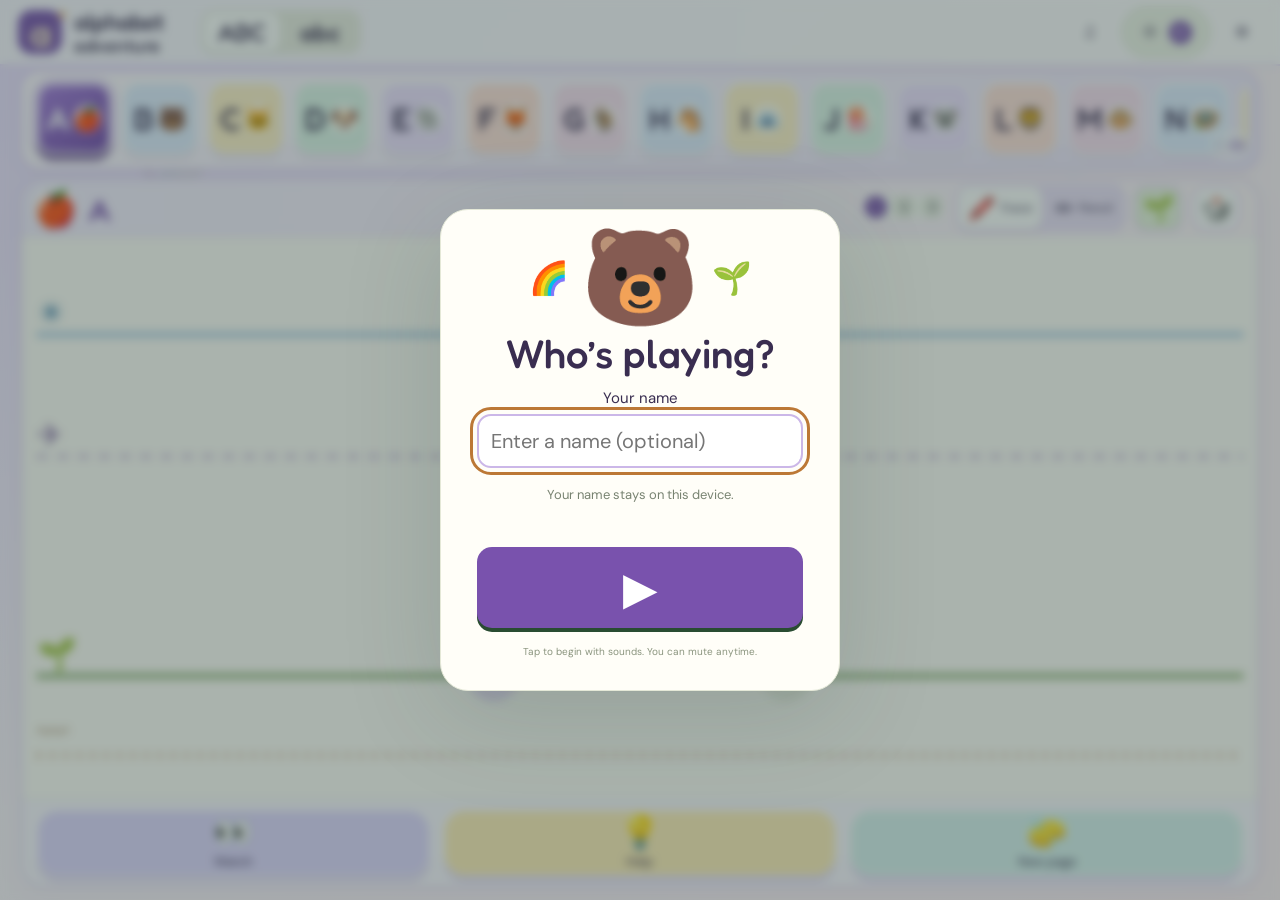
<file: index.html>
<!doctype html>
<html lang="en"><head><meta charset="utf-8"><meta name="viewport" content="width=device-width, initial-scale=1, viewport-fit=cover"><meta name="theme-color" content="#eef5eb"><meta name="description" content="A playful, gentle alphabet tracing adventure. Follow the dots, collect animal stickers, and learn one little stroke at a time."><title>Alphabet Adventure · Little strokes, big discoveries</title><link rel="stylesheet" href="style.css?v=32"></head>
<body>
<div id="scene-backdrop" aria-hidden="true"></div><div id="screen-effects" aria-hidden="true"></div>
<header class="topbar"><div class="brand" aria-label="Alphabet Adventure"><span class="brand-icon">a<span>✦</span></span><span>alphabet<span class="brand-second">adventure</span></span></div><div class="case-switch" role="group" aria-label="Letter case"><button id="upper" class="selected" aria-pressed="true">ABC <span>Big letters</span></button><button id="lower" aria-pressed="false">abc <span>Little letters</span></button></div><nav><button id="sound" class="icon-button" aria-label="Mute sounds" aria-pressed="false">♫ <span>Sound on</span></button><button id="stickers" class="collection-button">✧ <span>My stickers</span> <b id="sticker-count">0</b></button><button id="parent" class="icon-button" aria-label="Grown-up settings">⚙</button></nav></header>
<main>
<section class="intro"><div><div class="eyebrow"><span></span> A LITTLE PRACTICE. A LOT OF MAGIC.</div><h1>Little strokes.<br><span>Big discoveries.</span></h1><p>Follow the trail. Make a letter. Meet a new friend.</p></div><div class="intro-art" aria-hidden="true"><span class="sun">☀</span><div class="bear">🐻</div><span class="speech-bubble">Let’s grow together!</span><span class="flower">✿</span><span class="twinkle">✧</span></div></section>
<section class="scene-ribbon" aria-label="Interactive letter background"><div><span class="eyebrow">EXPLORE YOUR LETTER WORLD</span><h2 id="scene-title">Apple orchard</h2><span class="scene-invite">Tap a little friend for a surprise!</span></div><div id="scene-toys"></div><button id="animal-sound" class="secondary">♫ Play scene sound</button></section>
<div class="mini-adventure"><div><strong>Small steps, big smiles 🌟</strong><span id="adventure-status" aria-live="polite">Try three easy letters, one at a time.</span></div><div id="adventure-progress" aria-label="Adventure progress"></div><button id="suggested" class="secondary">✦ Pick a letter for me</button><button id="adventure-start" class="secondary">▶ Let’s try L, T, I</button></div>
<section class="workspace" aria-label="Letter tracing activity">
<aside class="letter-panel"><div class="section-title"><h2>Your alphabet</h2><span>26 little adventures</span></div><div id="alphabet" class="alphabet" aria-label="Choose a letter"></div><div class="swipe-cue" aria-hidden="true">☝ ↔</div><div class="letter-pager" hidden><button id="letters-prev" aria-label="Previous letters">◀</button><span id="letters-page" aria-label="Letter pages"></span><button id="letters-next" aria-label="More letters">▶</button></div><div class="journey"><span>YOUR GROWING GARDEN</span><div class="journey-row"><b id="mastered">0 of 26 letters</b><span>🌱</span></div><progress id="garden" max="26" value="0"></progress><p>A little more wonderful every day.</p></div></aside>
<div class="tracing-card"><div class="card-header"><div class="letter-word"><span id="word-emoji" role="button" tabindex="0" aria-label="Hear this letter">🍎</span><div><span class="eyebrow">LET’S MAKE A LETTER</span><h2><span id="letter-title">A</span> <span id="word-title">is for apple</span></h2></div></div><div id="picture-examples" role="group" aria-label="More examples for this letter"></div><div class="practice-tools" role="group" aria-label="Practice tool"><button id="trace-mode" aria-pressed="true" aria-label="Trace: follow the broad guide">🖍️ <span>Trace</span></button><button id="pencil-mode" aria-pressed="false" aria-label="Pencil: draw your own fine line">✏️ <span>Pencil</span></button></div><div class="play-tools"><button id="target-practice" aria-label="Practice: crayon then pencil" title="Practice: crayon then pencil">🌱</button><button id="random-letter" class="secondary" aria-label="Choose a random letter" aria-pressed="false">🎲</button></div><button id="hear" class="round-button" aria-label="Hear this letter">♫</button></div><div class="guide-controls"><div role="group" aria-label="Writing guide"><button id="guide-trail" aria-pressed="true">〰 Wide trail</button><button id="guide-dots" aria-pressed="false">⁙ Try dots</button></div><span id="guide-label">Follow the wide trail, one stroke at a time.</span></div><button id="line-coach" class="line-coach" hidden aria-label="Hear writing-line guidance"></button><div class="instruction-row"><span id="instruction">Start at the glowing dot</span><div id="steps" aria-label="Stroke progress"></div></div>
<div id="practice-banner" class="practice-banner" hidden><span id="practice-status"></span><button id="exit-practice" class="text-button">Finish practice</button></div><div class="drawing-area" id="drawing-area"><svg id="board" viewBox="0 0 600 460" role="img" aria-label="Trace uppercase A. Start at the numbered dot and follow the arrows."><defs><filter id="glow"><feGaussianBlur stdDeviation="4"/></filter></defs><g id="writing-guides" aria-label="Sky line, plane line, grass baseline and worm line"></g><g id="watch-guide" pointer-events="none" aria-hidden="true"></g><g id="letter-paths"></g><g id="pencil-repair" pointer-events="none" aria-hidden="true"></g><g id="pencil-directions" pointer-events="none" aria-hidden="true"></g><g id="pencil-cue" pointer-events="none"></g><g id="direction"></g><g id="start-marker"></g><circle id="touch-feedback" r="10" fill="#f8bb72" fill-opacity=".5" stroke="#d68127" stroke-width="2" visibility="hidden" pointer-events="none"/><circle id="demo-dot" r="15" fill="#f4a652" stroke="white" stroke-width="5" visibility="hidden"/></svg><div id="coach-bubble" hidden role="status"><span id="coach-face" aria-hidden="true">🐻</span><span id="coach-message"></span></div><div id="watch-caption" class="watch-caption" hidden aria-live="polite"></div><div id="hint" class="hint" aria-live="polite">☝ Touch the dot and follow the trail</div><div id="retry-notice" class="retry-notice" hidden aria-live="polite">🌱 A fresh page. Let’s try together.</div><div id="celebrate" class="celebrate" hidden><div class="reward-sky" aria-hidden="true">☁️ 🌈 ☁️</div><div id="reward-letter" class="reward-letter" aria-hidden="true"></div><div class="reward-pop-stars" aria-label="Celebration stars"><button class="pop-star" aria-label="Pop a celebration star">⭐</button><button class="pop-star" aria-label="Pop a celebration star">⭐</button><button class="pop-star" aria-label="Pop a celebration star">⭐</button></div><button class="celebration-badge" id="reward-animal" aria-label="Tap the picture to continue">🦊</button><section id="picture-game" hidden aria-label="Find the picture"><div id="picture-game-prompt" role="status"></div><button id="picture-game-hear" class="secondary" aria-label="Hear the picture question">🔊</button><div id="picture-game-choices" role="group" aria-label="Choose a picture"></div><button id="picture-game-next" class="secondary" aria-label="Continue to the next letter">➜</button></section><h3 id="reward-title">You made A!</h3><p id="reward-text">A new friend for your sticker book.</p><button id="next" hidden aria-hidden="true" tabindex="-1"></button><span class="picture-prompt" aria-hidden="true">☝ ➜</span><button id="practice-dots" class="secondary" hidden>⁙ Try this letter with dots</button><button id="break-button" class="text-button" hidden>🌱 Take a little break</button><button id="again" class="text-button">↻ Trace it again</button></div><div id="particles" aria-hidden="true"></div></div>
<div id="pencil-coach" class="pencil-coach" hidden role="status" aria-live="polite"></div><div id="pencil-repair-key" class="pencil-repair-key" hidden role="status"></div><div class="pencil-repair-tools"><button id="undo-pencil" class="secondary" hidden>↶ Undo last</button><button id="stop-pencil-watch" class="secondary" hidden>My turn</button><button id="hide-pencil-guide" class="secondary" hidden>Hide model</button></div><div class="card-footer"><button id="demo" class="secondary" aria-label="Watch the whole letter"><span class="action-icon" aria-hidden="true">👀</span><span>Watch</span></button><button id="help" class="secondary" aria-label="Help: show the part to try"><span class="action-icon" aria-hidden="true">💡</span><span>Help</span></button><span id="stroke-label">One little stroke at a time</span><button id="check-pencil" class="secondary" hidden aria-label="Check my drawing"><span class="action-icon" aria-hidden="true">✅</span><span>Check</span></button><button id="retry" class="secondary" aria-label="Clear the paper and try again"><span class="action-icon" aria-hidden="true">🧽</span><span>New page</span></button></div></div>
<aside class="friend-panel"><span class="eyebrow">YOUR LITTLE CHEERLEADER</span><div class="friend-illustration"><span class="friend-spark spark-one">✦</span><span id="friend">🦊</span><span class="friend-spark spark-two">✧</span><span class="friend-shadow"></span></div><h2 id="friend-heading">Hi, little explorer!</h2><p id="friend-saying">Every letter starts with one little line. You’ve got this!</p><div class="tip-card"><span>☝</span><p><b>Follow the glowing dot</b><br>Use your finger or a mouse.<br>Take your time. There’s no rush.</p></div><div class="reward-preview"><span>✧</span><p>A new sticker is waiting<br>at the end of your letter!</p></div></aside>
</section><footer class="page-footer"><span>Made for little hands & big imaginations <span>♡</span></span><span>No timers. No pressure. Just discovery.</span></footer></main>
<dialog id="welcome"><div class="welcome-art" aria-hidden="true">🌈<span>🐻</span>🌱</div><div class="eyebrow">WELCOME, LITTLE EXPLORER</div><h2>Who’s playing?</h2><label for="player-name">Your name</label><input id="player-name" type="text" maxlength="32" autocomplete="off" autocapitalize="words" spellcheck="false" placeholder="Enter a name (optional)"><p>Your name stays on this device.</p><button id="start" class="primary" aria-label="Start playing">▶</button><small>Tap to begin with sounds. You can mute anytime.</small></dialog>
<dialog id="sticker-dialog"><button class="close" data-close="sticker-dialog" aria-label="Close sticker book">×</button><div class="eyebrow">LOOK WHAT YOU GREW</div><h2>Your sticker garden ✿</h2><p>Every completed letter brings a new friend.</p><div id="sticker-grid"></div><p class="storage-note">Saved on this browser, on this device.</p></dialog>
<dialog id="settings-dialog"><button class="close" data-close="settings-dialog" aria-label="Close settings">×</button><div class="eyebrow">FOR GROWN-UPS</div><h2>A little progress, every day</h2>
<div class="chart-filters"><label>Practice <select id="chart-mode"><option value="trail">Trace · broad guide</option><option value="dots">Dots · older practice</option><option value="pencil">Pencil</option></select></label><label>Support <select id="chart-level"><option value="gentle">More wiggle room</option><option value="focused">Closer tracing</option></select></label></div>
<button id="review-practice" class="secondary">🌱 Practice: crayon → pencil</button><p id="chart-context"></p><div id="progress-dashboard"></div><section id="pencil-parent-plan" class="chart-panel" hidden></section><label class="setting-row">Personalized dice practice <input id="adaptive-practice" type="checkbox"></label>
<details><summary>How these observations work</summary><p id="observation-note"></p><p>Pencil records actual movement anywhere on the paper. Its shape score allows different sizes and positions. Screen tracing is not an assessment of independent handwriting. Speed is never a goal.</p><div id="observation-rows"></div><p id="practice-summary"></p><div id="practice-list"></div></details>
<details class="parent-controls"><summary>Practice settings</summary><label class="setting-row">Automatic Pencil demonstrations <input id="auto-pencil-choice" type="checkbox" checked></label><p>After tapping Check, show a helpful part automatically, or the whole letter when unsure. Each kind of help plays automatically just once per page; Watch remains available. Pauses never start demonstrations. My turn stops Watch. Blue dashes suggest a missing part; amber marks a region to compare. Undo last keeps the rest of the drawing. Hide model lets your child try from memory.</p><label class="setting-row">Numbered Pencil tips <input id="pencil-directions-choice" type="checkbox" checked></label><p>Numbers are optional suggestions, not checkpoints. Tips move to the next part when you draw a route. Help repeats the current short tip. Watch demonstrates each tip. The drawing itself determines completion.</p><label class="setting-row">Handwriting lines <input id="writing-lines" type="checkbox" checked></label><p>Sky: tall letters. Plane: small-letter height. Grass: where letters sit. Worm: where tails go. Tap a line name to hear about it.</p><label class="setting-row">Practice appearance <select id="practice-appearance"><option value="trail">Trace · broad guide</option><option value="pencil">Pencil · draw your own line</option></select></label><label class="setting-row">How much wiggle room? <select id="difficulty"><option value="gentle">More wiggle room</option><option value="focused">Closer tracing</option></select></label><label class="setting-row">Gentle background music <input id="music-choice" type="checkbox"></label><label class="setting-row">Celebration animations <input id="animations" type="checkbox" checked></label><h3>Voice: gentle English</h3><p id="voice-note"></p><button id="test-voice" class="secondary">♫ Hear voice</button><p>Watch shows and narrates the whole letter. Help gives a numbered Pencil tip or highlights the current Trace stroke. Pencil waits for three seconds of stillness and compares the drawing with all letters in the selected case, allowing different positions, sizes, and stroke orders. It rewards a clear match, allows unfinished work to continue, and waits for Check before demonstrating help for an unfinished or uncertain letter. The paper is never cleared by checking. Uncertain work is not marked correct. Pages are bounded to 16 drawn gestures or a long scribble; work is preserved for repair. This geometric recognizer uses synthetic print examples, not a trained or validated child-handwriting model. Some valid handwriting styles will not match. Raw drawings stay in memory; only summary observations are saved locally. Try letters on real paper together too.</p><button id="reset" class="secondary">Reset saved practice…</button></details>
<p class="storage-note">Saved only in this browser. No uploaded child data or third-party analytics.</p><p id="storage-status" class="storage-note"></p></dialog>
<dialog id="break-dialog"><div class="eyebrow">LITTLE HANDS DID BIG THINGS</div><h2>Lovely practice! 🌱</h2><p id="break-message"></p><button class="primary" data-close="break-dialog">Ready to play again</button></dialog><dialog id="practice-done"><h2>🌟 Lovely practice!</h2><p>Now try one letter on real paper with a grown-up.</p><button id="practice-done-close" class="primary">Keep exploring</button></dialog><script src="letters.js"></script><script src="scene.js?v=32"></script><script src="learning.js?v=32"></script><script src="accessibility.js?v=32"></script><script src="pencil-shape.js?v=32"></script><script src="play.js?v=32"></script><script src="progress.js?v=32"></script><script src="studio.js?v=32"></script><script src="narration.js?v=32"></script><script src="rewards.js?v=32"></script><script src="recognition-data.js?v=32"></script><script src="recognition.js?v=32"></script><script src="examples.js?v=32"></script><script src="pencil-directions.js?v=32"></script><script src="recognition-client.js?v=32"></script><script src="pencil-feedback.js?v=32"></script><script src="practice-plan.js?v=32"></script><script src="app.js?v=32"></script></body></html>
</file>
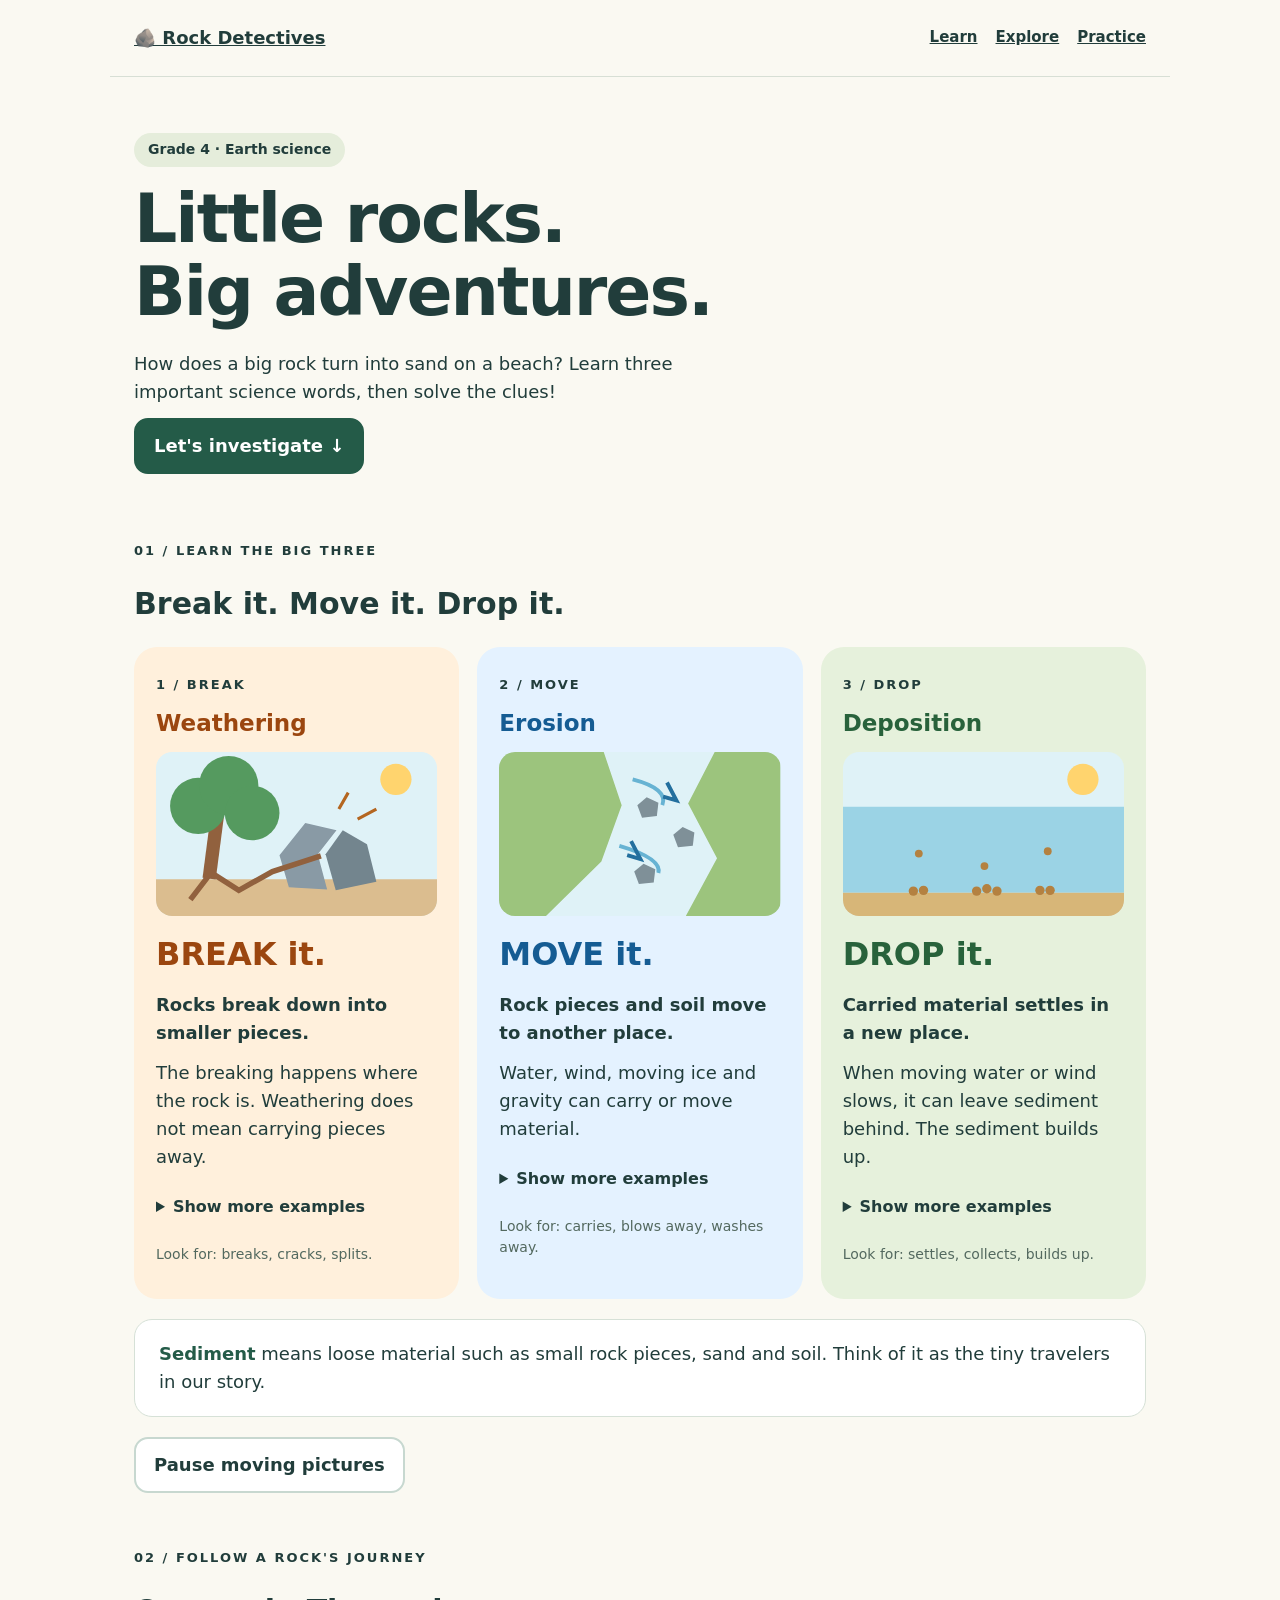
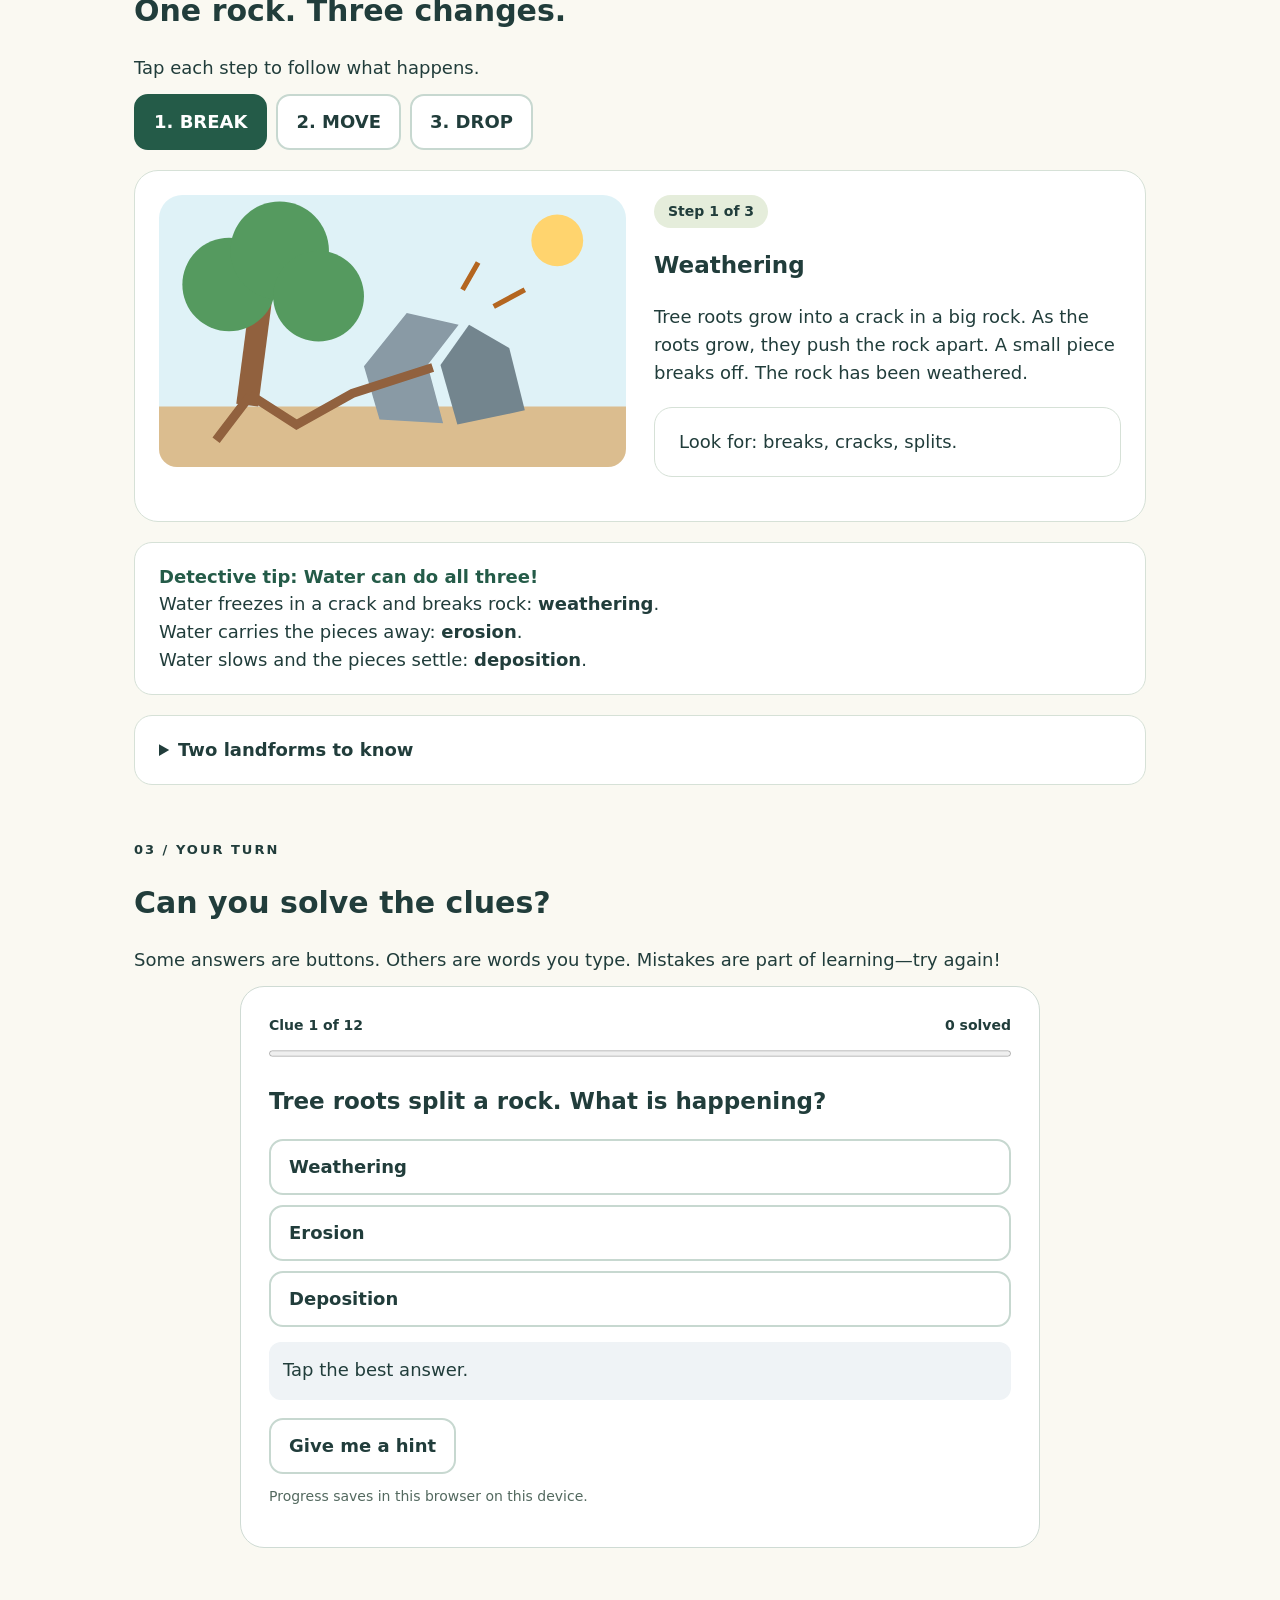
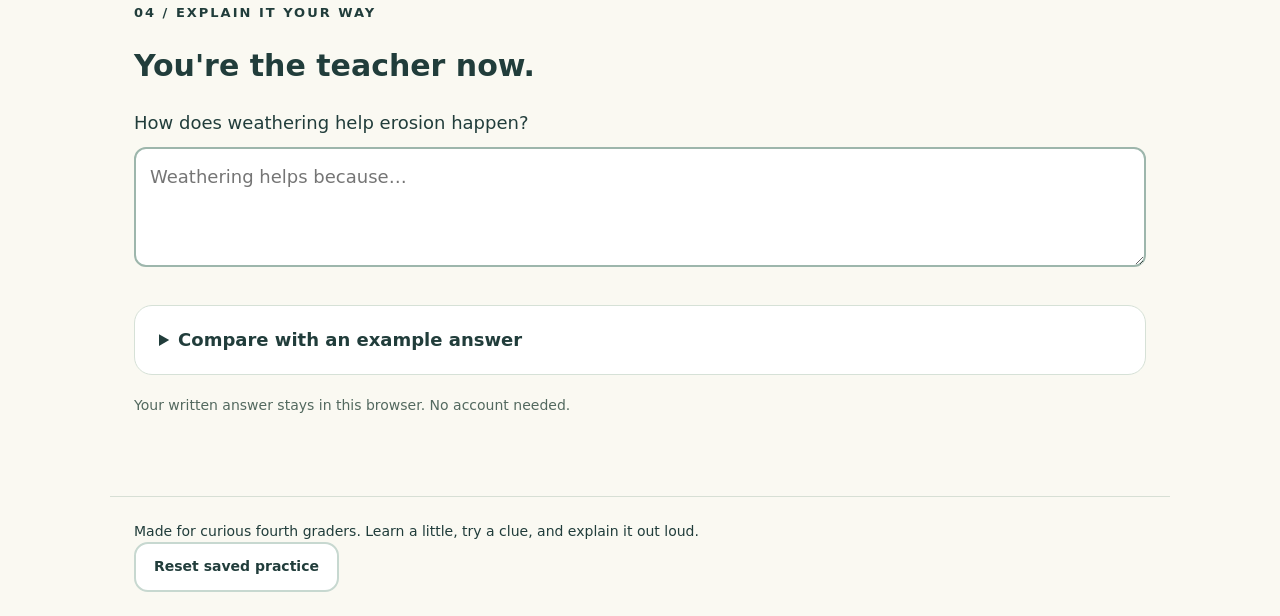
<file: science/index.html>
<!doctype html>
<html lang="en"><head><meta charset="utf-8"><meta name="viewport" content="width=device-width,initial-scale=1"><title>Rock Detectives • Grade 4 Science</title><meta name="description" content="A colorful, interactive fourth-grade guide to weathering, erosion and deposition."><style>
:root{--ink:#213d3b;--paper:#faf9f2;--w:#9b460f;--e:#155c93;--d:#28623b}*{box-sizing:border-box}body{margin:0;background:var(--paper);color:var(--ink);font:18px/1.55 system-ui,sans-serif}header,main,footer{max-width:1060px;margin:auto;padding:24px}header{display:flex;align-items:center;justify-content:space-between;gap:16px;border-bottom:1px solid #d7dfd5}a{color:inherit}nav{display:flex;gap:18px;font-size:15px;font-weight:700}.brand{font-weight:900}h1{font-size:clamp(38px,7vw,68px);line-height:1.08;letter-spacing:-2px;margin:15px 0 22px}h2{font-size:30px;line-height:1.2}h3{font-size:23px;line-height:1.25}p{margin:12px 0}.eyebrow{font-size:13px;font-weight:800;letter-spacing:2px;text-transform:uppercase}.hero{padding:32px 0 20px;max-width:760px}.hero p{max-width:630px}.pill{display:inline-block;border-radius:30px;background:#e5eddb;padding:6px 14px;font-size:14px;font-weight:700}button,.cta{font:inherit;font-weight:700;border:2px solid #c7d8d0;background:white;color:var(--ink);border-radius:14px;padding:12px 18px;cursor:pointer;min-height:48px;text-decoration:none;display:inline-block}button:hover,.cta:hover{border-color:#275c4b;background:#edf5ea}button:focus-visible,a:focus-visible,input:focus-visible,textarea:focus-visible,summary:focus-visible{outline:3px solid #844ddd;outline-offset:4px}.primary,.cta{background:#245b48;color:white;border-color:#245b48}.primary:hover,.cta:hover{background:#173f32;color:white}button:disabled{opacity:.6;cursor:default}.cards{display:grid;grid-template-columns:repeat(3,1fr);gap:18px}.card{border-radius:23px;padding:22px;background:#fff0dc}.card:nth-child(2){background:#e4f2ff}.card:nth-child(3){background:#e6f1dc}.card h3{margin:12px 0 0}.bigword{font-size:32px;font-weight:900;margin:0}.card svg{width:100%;height:auto;border-radius:16px;display:block;margin:14px 0}.card li{margin:9px 0}.card ul{padding-left:20px}.card summary{font-size:16px;font-weight:750;cursor:pointer;padding:12px 0}section{scroll-margin-top:20px;margin:35px 0 55px}.note{background:#fff;border:1px solid #d6e1d7;padding:20px 24px;border-radius:18px;margin:20px 0}.note strong{color:#245b48}.journey{display:grid;grid-template-columns:1fr 1fr;gap:28px;background:#fff;border:1px solid #d6e1d7;border-radius:24px;padding:24px}.journey svg{width:100%;border-radius:18px}.steps{display:flex;gap:9px;flex-wrap:wrap;margin-bottom:20px}.steps button[aria-pressed=true]{background:#245b48;color:white;border-color:#245b48}.quiz{max-width:800px;margin:auto;background:white;border:1px solid #cfdbd4;border-radius:24px;padding:28px}.choices{display:grid;gap:10px}.choices button{text-align:left}.choices button[aria-pressed=true]{border-color:#245b48;background:#e5f2df}.feedback{padding:14px;border-radius:12px;background:#eff3f6;margin-top:15px;min-height:58px}.feedback.good{background:#e7f4df;color:#24522e}.feedback.retry{background:#fff1d5;color:#784610}progress{width:100%;accent-color:#397652;height:13px}.quiz-top{display:flex;justify-content:space-between;gap:12px;font-size:14px;font-weight:700}input,textarea{font:inherit;width:100%;border:2px solid #9db6ac;border-radius:12px;padding:14px;background:#fff;color:var(--ink);margin:10px 0}textarea{min-height:120px;resize:vertical}.actions{display:flex;gap:10px;flex-wrap:wrap;margin-top:18px}.small{font-size:14px;color:#53695f}.wordbank{font-size:15px;background:#f0f4ea;border-radius:10px;padding:12px}.hidden,[hidden]{display:none!important}footer{font-size:14px;border-top:1px solid #d7dfd5}.move{animation:move 3s ease-in-out infinite}.fall{animation:fall 3s ease-in-out infinite}.crack{animation:crack 3s ease-in-out infinite}@keyframes move{0%,15%{transform:translate(-18px,-7px)}85%,100%{transform:translate(21px,8px)}}@keyframes fall{0%,15%{transform:translateY(-28px)}85%,100%{transform:translateY(20px)}}@keyframes crack{50%,100%{transform:translateX(6px)}}@media(prefers-reduced-motion:reduce){*{animation:none!important}}body.paused *{animation-play-state:paused!important}@media(max-width:750px){header,main,footer{padding:18px}header{flex-wrap:wrap}.cards,.journey{grid-template-columns:1fr}.card{padding:22px}.card svg{max-height:230px}.quiz{padding:20px}h1{letter-spacing:-1px}nav{gap:15px}}@media print{button,nav,.actions{display:none}.cards{display:block}.card{break-inside:avoid}.quiz{break-before:page}body{font-size:12pt}}
</style></head><body>
<header><a class="brand" href="#">🪨 Rock Detectives</a><nav aria-label="Main"><a href="#learn">Learn</a><a href="#journey">Explore</a><a href="#practice">Practice</a></nav></header>
<main><div class="hero"><span class="pill">Grade 4 · Earth science</span><h1>Little rocks.<br>Big adventures.</h1><p>How does a big rock turn into sand on a beach? Learn three important science words, then solve the clues!</p><p><a class="cta" href="#learn">Let's investigate ↓</a></p></div>
<section id="learn"><p class="eyebrow">01 / Learn the big three</p><h2>Break it. Move it. Drop it.</h2><div class="cards" id="cards"></div><div class="note"><strong>Sediment</strong> means loose material such as small rock pieces, sand and soil. Think of it as the tiny travelers in our story.</div><button id="motion" aria-pressed="false">Pause moving pictures</button></section>
<section id="journey"><p class="eyebrow">02 / Follow a rock's journey</p><h2>One rock. Three changes.</h2><p>Tap each step to follow what happens.</p><div class="steps" id="steps"></div><div class="journey"><div id="journey-art"></div><div><span class="pill" id="step-count"></span><h3 id="journey-title"></h3><p id="journey-text"></p><div class="note" id="journey-clue"></div></div></div><div class="note"><strong>Detective tip: Water can do all three!</strong><br>Water freezes in a crack and breaks rock: <b>weathering</b>.<br>Water carries the pieces away: <b>erosion</b>.<br>Water slows and the pieces settle: <b>deposition</b>.</div><details class="note"><summary><b>Two landforms to know</b></summary><p><b>Delta:</b> land built from sediment at a river's mouth, where it enters a lake or ocean.</p><p><b>Sand dune:</b> a pile of sand built up by wind. Wind <b>moving</b> sand is erosion. Sand <b>collecting</b> into a dune is deposition.</p></details></section>
<section id="practice"><p class="eyebrow">03 / Your turn</p><h2>Can you solve the clues?</h2><p>Some answers are buttons. Others are words you type. Mistakes are part of learning—try again!</p><div class="quiz"><div class="quiz-top"><span id="count"></span><span id="earned"></span></div><progress id="progress" max="12" value="0" aria-label="Questions completed"></progress><div id="question-area"><h3 id="question" tabindex="-1"></h3><div id="options" class="choices"></div><form id="typed-form" hidden><label for="typed">Type the science word</label><div class="wordbank">Word bank: weathering · erosion · deposition · sediment · delta</div><input id="typed" type="text" autocomplete="off" autocapitalize="none" spellcheck="false" maxlength="60"><button class="primary" type="submit">Check my answer</button></form><div id="feedback" class="feedback" role="status" aria-live="polite">Choose an answer to begin.</div><div class="actions"><button id="hint">Give me a hint</button><button id="next" class="primary" hidden>Next clue →</button></div></div><div id="result" hidden><h3>Investigation complete! 🎉</h3><p id="summary"></p><p>You followed the clues and learned from your tries. Keep saying: <b>weathering breaks, erosion moves, deposition drops!</b></p><button id="again" class="primary">Practice again</button></div><p class="small" id="save-note">Progress saves in this browser on this device.</p></div></section>
<section><p class="eyebrow">04 / Explain it your way</p><h2>You're the teacher now.</h2><label for="explain">How does weathering help erosion happen?</label><textarea id="explain" placeholder="Weathering helps because…" maxlength="1500"></textarea><details class="note"><summary><b>Compare with an example answer</b></summary><p>Weathering breaks a big rock into smaller pieces. Water, wind, ice or gravity can then move those pieces. That movement is erosion.</p><p><b>Check your idea:</b> Did you mention both breaking and moving? Your words can be different! This answer is for self-checking, not automatic grading.</p></details><p class="small">Your written answer stays in this browser. No account needed.</p></section>
</main><footer>Made for curious fourth graders. Learn a little, try a clue, and explain it out loud.<br><button id="reset">Reset saved practice</button></footer>
<script>
'use strict';
const $=id=>document.getElementById(id);
function picture(kind){const common='<rect width="360" height="210" rx="18" fill="#dff2f7"/><circle cx="307" cy="35" r="20" fill="#ffd46e"/>';let art='';
if(kind===0)art='<path d="M0 163H360V210H0Z" fill="#dbbd8f"/><path d="M68 162L80 70" stroke="#91613e" stroke-width="17"/><g fill="#559a5f"><circle cx="54" cy="69" r="36"/><circle cx="93" cy="43" r="38"/><circle cx="123" cy="78" r="35"/></g><path d="M170 173L158 132L191 91L231 100L207 131L219 176Z" fill="#899aa5"/><path class="crack" d="M239 100L270 118L282 166L230 177L217 131Z" fill="#73858e"/><path d="M70 154L106 177L149 153L211 133M70 155L44 189" fill="none" stroke="#91613e" stroke-width="7"/><path d="M234 73L246 52M258 86L282 73" stroke="#b46620" stroke-width="4"/>';
if(kind===1)art='<path d="M0 0H134L157 68L131 140L60 210H0ZM276 0H360V210H239L279 136L242 66Z" fill="#9cc47d"/><path d="M171 35Q217 47 209 68M154 120Q209 136 204 155" fill="none" stroke="#67b3d3" stroke-width="5"/><g class="move" fill="#7f9098"><path d="M177 68l12-10 15 7-2 17-19 2Z"/><path d="M173 153l12-10 15 7-2 17-19 2Z"/><path d="M223 106l12-10 15 7-2 17-19 2Z"/></g><path d="M215 39L227 62L210 57M169 114L181 137L164 132" fill="none" stroke="#236f9e" stroke-width="5"/>';
if(kind===2)art='<path d="M0 70H360V180H0Z" fill="#9bd3e5"/><path d="M0 180H360V210H0Z" fill="#d7b678"/><g fill="#b48140" class="fall"><circle cx="97" cy="130" r="5"/><circle cx="181" cy="146" r="5"/><circle cx="262" cy="127" r="5"/></g><g fill="#b48140"><circle cx="90" cy="178" r="6"/><circle cx="103" cy="177" r="6"/><circle cx="171" cy="178" r="6"/><circle cx="184" cy="175" r="6"/><circle cx="197" cy="178" r="6"/><circle cx="252" cy="177" r="6"/><circle cx="265" cy="177" r="6"/></g>';
return '<svg viewBox="0 0 360 210" role="img" aria-label="'+['Tree roots splitting a rock into pieces','River water carrying small rocks downstream','Sand sinking through water and collecting on the bottom'][kind]+'">'+common+art+'</svg>';}
const lessons=[{name:'Weathering',verb:'BREAK',color:'var(--w)',short:'Rocks break down into smaller pieces.',more:'The breaking happens where the rock is. Weathering does not mean carrying pieces away.',examples:['Tree roots grow into cracks and split rock.','Water freezes inside cracks. Ice expands and pushes the rock apart.'],clue:'Look for: breaks, cracks, splits.'},{name:'Erosion',verb:'MOVE',color:'var(--e)',short:'Rock pieces and soil move to another place.',more:'Water, wind, moving ice and gravity can carry or move material.',examples:['A river carries sand downstream.','Wind blows sand across a desert.','A glacier (a huge, slowly moving mass of ice) carries rocks.'],clue:'Look for: carries, blows away, washes away.'},{name:'Deposition',verb:'DROP',color:'var(--d)',short:'Carried material settles in a new place.',more:'When moving water or wind slows, it can leave sediment behind. The sediment builds up.',examples:['Sand collects on a beach.','Mud settles on the bottom of a lake.','Wind drops sand to build a dune.'],clue:'Look for: settles, collects, builds up.'}];
$('cards').innerHTML=lessons.map((l,i)=>'<article class="card"><span class="eyebrow">'+(i+1)+' / '+l.verb+'</span><h3 style="color:'+l.color+'">'+l.name+'</h3>'+picture(i)+'<p class="bigword" style="color:'+l.color+'">'+l.verb+' it.</p><p><b>'+l.short+'</b></p><p>'+l.more+'</p><details><summary>Show more examples</summary><ul>'+l.examples.map(e=>'<li>'+e+'</li>').join('')+'</ul></details><p class="small">'+l.clue+'</p></article>').join('');
const story=['Tree roots grow into a crack in a big rock. As the roots grow, they push the rock apart. A small piece breaks off. The rock has been weathered.','Rainwater washes the small piece into a river. The river carries it downstream. Now erosion is happening.','The river enters a calm lake and slows. The piece settles on the bottom with other sediment. This is deposition.'];
$('steps').innerHTML=lessons.map((l,i)=>'<button data-step="'+i+'" aria-pressed="false">'+(i+1)+'. '+l.verb+'</button>').join('');
function step(i){$('journey-art').innerHTML=picture(i);$('step-count').textContent='Step '+(i+1)+' of 3';$('journey-title').textContent=lessons[i].name;$('journey-text').textContent=story[i];$('journey-clue').textContent=lessons[i].clue;document.querySelectorAll('[data-step]').forEach(b=>b.setAttribute('aria-pressed',Number(b.dataset.step)===i));}document.querySelectorAll('[data-step]').forEach(b=>b.onclick=()=>step(Number(b.dataset.step)));step(0);
$('motion').onclick=()=>{const paused=document.body.classList.toggle('paused');$('motion').setAttribute('aria-pressed',paused);$('motion').textContent=paused?'Play moving pictures':'Pause moving pictures';};
const questions=[
['Tree roots split a rock. What is happening?','weathering','The rock is breaking into pieces.','Is the rock breaking, moving or settling?'],
['Wind carries sand across a desert. What is happening?','erosion','The sand is moving to a new place.','Look closely at the word carries.'],
['Mud settles at the bottom of a lake. What is happening?','deposition','The mud stops traveling and collects on the bottom.','Think: drop it.'],
['Water freezes in a crack and breaks a rock. What is happening?','weathering','The ice pushes the rock apart. Water can cause weathering too!','Focus on breaks, not just water.'],
['A glacier carries rocks down a valley. What is happening?','erosion','Moving ice carries the rocks to another place.','A glacier is a huge mass of ice that moves slowly.'],
['Sand builds up into a dune. What is happening?','deposition','Sand is collecting in a new place.','Is the sand being carried, or building up?'],
['Which order matches a rock breaking, traveling and settling?','Weathering → erosion → deposition','First it breaks, then it moves, then it settles.','Say break, move, drop.', ['Erosion → deposition → weathering','Weathering → erosion → deposition','Deposition → weathering → erosion']],
['Waves carry sand along a shore. What is happening?','erosion','The waves move the sand. Sand collecting on a beach would be deposition.','The clue is carry.'],
['Type the word for loose rock pieces, sand and soil.','sediment','Sediment is the loose material that can be moved.','It begins with s.', 'type'],
['Type the process that breaks rocks into smaller pieces.','weathering','Weathering breaks rocks down.','It begins with w.', 'type'],
['Type the process that leaves sediment in a new place.','deposition','Deposition happens when sediment settles or is left behind.','It begins with d and means drop.', 'type'],
['Type the landform built from sediment at a river mouth.','delta','A delta forms as deposited sediment builds up where a river enters a lake or ocean.','It is a five-letter word beginning with d.', 'type']];
const KEY='rock-detectives-v1';let state={index:0,done:[],first:[],misses:[],writing:''};let storage=true;
try{let s=JSON.parse(localStorage.getItem(KEY));if(s&&Number.isInteger(s.index)&&s.index>=0&&s.index<=12&&['done','first','misses'].every(k=>Array.isArray(s[k])&&s[k].length<=12))state={...state,...s,writing:typeof s.writing==='string'?s.writing.slice(0,1500):''};}catch(e){storage=false;}
function save(){try{localStorage.setItem(KEY,JSON.stringify(state));}catch(e){storage=false;}$('save-note').textContent=storage?'Progress saves in this browser on this device.':'Saving is unavailable here. You can still practice while this page stays open.';}
function render(focus=false){const i=state.index;const completed=state.done.filter(Boolean).length;$('count').textContent=i<12?'Clue '+(i+1)+' of 12':'All 12 clues complete';$('earned').textContent=completed+' solved';$('progress').value=completed;$('question-area').hidden=i>=12;$('result').hidden=i<12;if(i>=12){$('summary').textContent='You solved all 12 clues! '+state.first.filter(Boolean).length+' were correct on the first try.';return;}const q=questions[i];$('question').textContent=q[0];$('options').innerHTML='';$('typed-form').hidden=q[4]!=='type';$('typed').value='';$('typed').disabled=!!state.done[i];$('typed-form').querySelector('button').disabled=!!state.done[i];if(q[4]!=='type'){const choices=Array.isArray(q[4])?q[4]:['weathering','erosion','deposition'];choices.forEach(value=>{const b=document.createElement('button');b.textContent=value[0].toUpperCase()+value.slice(1);b.setAttribute('aria-pressed',state.done[i]&&value===q[1]?'true':'false');b.disabled=!!state.done[i];b.onclick=()=>check(value);$('options').append(b);});}if(state.done[i]&&q[4]==='type')$('typed').value=q[1];$('next').hidden=!state.done[i];$('next').textContent=i===11?'See my results ★':'Next clue →';$('hint').hidden=!!state.done[i];feedback(state.done[i]?'You got it! '+q[2]:q[4]==='type'?'Use the word bank if you need it.':'Tap the best answer.',state.done[i]?'good':'');if(focus)$('question').focus();}
function feedback(message,kind=''){$('feedback').textContent=message;$('feedback').className='feedback '+kind;}
function normalize(s){return s.trim().toLowerCase().replace(/[.!?]+$/,'').trim();}
function check(value){const i=state.index;if(i>=12||state.done[i])return;if(!value.trim()){feedback('Type an answer first. The word bank can help.','retry');return;}if(normalize(value)===normalize(questions[i][1])){state.done[i]=true;state.first[i]=!state.misses[i];save();render();}else{state.misses[i]=true;save();feedback('Not yet—try again! '+questions[i][3],'retry');}}
$('typed-form').onsubmit=e=>{e.preventDefault();check($('typed').value);};$('hint').onclick=()=>feedback('Hint: '+questions[state.index][3]);$('next').onclick=()=>{if(state.done[state.index]){state.index++;save();render(true);}};
function restart(){state={index:0,done:[],first:[],misses:[],writing:state.writing};save();render(true);}
$('again').onclick=restart;$('reset').onclick=()=>{if(confirm('Clear your quiz progress and written answer on this device?')){state.writing='';$('explain').value='';restart();$('practice').scrollIntoView();}};
$('explain').value=state.writing;$('explain').oninput=()=>{state.writing=$('explain').value;save();};render();save();
</script></body></html>
</file>
<file: style.css>
@import url('https://fonts.googleapis.com/css2?family=DM+Sans:wght@400;500;600;700&family=Fredoka:wght@400;500;600&display=swap');
:root{--ink:#253e35;--green:#416a4a;--mint:#eaf1e5;--cream:#faf9f2;--muted:#7b897f;--orange:#eeb067;--line:#e6e9df;--round:'Fredoka','Trebuchet MS',sans-serif;--body:'DM Sans',system-ui,sans-serif}*{box-sizing:border-box}body{margin:0;background:var(--cream);color:var(--ink);font:15px var(--body)}button,a,select,input{-webkit-tap-highlight-color:transparent}button,select{font:inherit}button{cursor:pointer;min-height:44px;border:0;color:inherit;transition:transform .15s,background .15s}button:hover{filter:brightness(.97)}button:active{transform:scale(.96)}button:focus-visible,a:focus-visible,select:focus-visible,input:focus-visible{outline:3px solid #bc7836;outline-offset:4px}button:disabled{opacity:.55;cursor:default}.topbar{max-width:1440px;margin:auto;padding:24px 42px;display:flex;align-items:center;justify-content:space-between;border-bottom:1px solid var(--line)}.brand{text-decoration:none;display:flex;gap:12px;color:var(--ink);align-items:center;font:500 23px/.92 var(--round);letter-spacing:-.5px}.brand-icon{width:44px;height:44px;border-radius:14px;background:var(--green);color:#fff1c9;font:500 37px var(--round);text-align:center;position:relative}.brand-icon span{font-size:17px;position:absolute;top:-6px;right:-6px;color:#e5ac60}.brand-second{display:block;font-size:18px;margin-top:5px;letter-spacing:.5px}.topbar nav{display:flex;gap:12px;align-items:center}.icon-button{border-radius:50px;background:transparent;padding:10px 13px}.icon-button span{font-size:12px;margin-left:5px}.collection-button{border:1px solid #dce3d5;background:#eff3e8;border-radius:50px;padding:10px 18px;font-size:13px;display:flex;align-items:center;gap:9px}.collection-button b{background:var(--green);color:white;min-width:23px;height:23px;display:grid;place-items:center;border-radius:50%;font-size:11px}main{max-width:1440px;margin:auto;padding:0 42px}.intro{display:flex;align-items:center;justify-content:space-between;padding:34px 28px 32px 8px;min-height:230px}.eyebrow{font-size:10px;font-weight:700;letter-spacing:1.7px}.intro .eyebrow{display:flex;align-items:center;gap:8px}.eyebrow>span:not(#letter-title){width:6px;height:6px;border-radius:50%;background:var(--orange)}h1{font:500 clamp(33px,3.5vw,49px)/1.06 var(--round);letter-spacing:-1px;margin:13px 0 12px}h1>span{color:#71896a}.intro p{font-size:13px;color:#748074;margin:0}.intro-art{width:340px;height:170px;position:relative}.bear{position:absolute;bottom:8px;left:78px;font-size:106px;transform:rotate(-8deg);filter:drop-shadow(0 9px 0 #e7e9da)}.sun{position:absolute;left:25px;top:-9px;font-size:65px;color:#efb55c}.speech-bubble{position:absolute;right:0;top:17px;padding:14px;border-radius:18px 18px 18px 0;background:#f1e8d3;transform:rotate(6deg);font:16px var(--round)}.flower{position:absolute;right:34px;bottom:7px;color:#ce9475;font-size:52px}.twinkle{position:absolute;left:40px;bottom:15px;color:#759177;font-size:38px}.workspace{display:grid;grid-template-columns:220px minmax(300px,1fr) 210px;gap:22px;align-items:start}.letter-panel{padding:14px 0}.section-title h2{font:500 21px var(--round);margin:0 0 4px}.section-title>span{font-size:11px;color:var(--muted)}.case-switch{display:flex;background:#eaece2;border-radius:13px;padding:4px;margin:20px 0 18px;gap:3px}.case-switch button{flex:1;background:transparent;border-radius:10px;font:500 19px var(--round);padding:8px 4px}.case-switch button span{display:block;font:10px var(--body);margin-top:3px}.case-switch .selected{background:white;box-shadow:0 2px 4px #2d453312}.alphabet{display:grid;grid-template-columns:repeat(5,1fr);gap:7px}.alphabet button{height:42px;min-height:44px;border-radius:12px;background:#fff;border:1px solid #e4e7db;font:500 22px var(--round);position:relative}.alphabet button.done{background:#eaf0df}.alphabet button.done:after{content:'✓';position:absolute;font:700 9px var(--body);right:3px;top:2px;color:var(--green)}.alphabet button.active{background:var(--green);color:white;box-shadow:0 4px 0 #2b4f34;border-color:var(--green)}.alphabet button.active:after{color:white}.journey{margin-top:27px;padding:18px 15px;background:#eef1e5;border-radius:16px}.journey>span{font-size:9px;font-weight:700;letter-spacing:1.5px;color:#849178}.journey-row{display:flex;justify-content:space-between;align-items:center;margin-top:9px}.journey-row b{font-size:12px}.journey-row>span{font-size:23px}progress{appearance:none;width:100%;height:6px;border:0;border-radius:6px;overflow:hidden;margin:12px 0 4px;background:#dce4d3}progress::-webkit-progress-bar{background:#dce4d3}progress::-webkit-progress-value{background:#7e9b68;border-radius:6px}progress::-moz-progress-bar{background:#7e9b68}.journey p{font-size:10px;color:var(--muted);margin:5px 0 0}.tracing-card{background:white;border:1px solid #e2e7dc;border-radius:25px;overflow:hidden;box-shadow:0 8px 24px #394c2b06}.card-header{display:flex;align-items:center;justify-content:space-between;padding:20px 23px 16px}.letter-word{display:flex;align-items:center;gap:13px}.letter-word>span{background:#fff1df;border-radius:15px;width:51px;height:51px;display:grid;place-items:center;font-size:29px}.letter-word .eyebrow{font-size:8px;letter-spacing:1.4px;color:#7b8d78}.letter-word h2{font:500 26px var(--round);margin:4px 0 0}.letter-word h2 #word-title{font:400 17px var(--round);margin-left:4px;color:#60715f}.round-button{border:1px solid #e9eade;border-radius:50%;background:#fbfcf7;width:44px;font-size:22px}.instruction-row{display:flex;justify-content:space-between;gap:8px;align-items:center;padding:12px 24px;border-top:1px solid #f0f1eb;border-bottom:1px solid #f0f1eb;background:#fafbf7;font-size:12px}.instruction-row>span:before{content:'●';color:#749d60;margin-right:8px;font-size:9px}#steps{display:flex;gap:5px}#steps span{width:19px;height:19px;border-radius:50%;background:#e6ebdf;display:grid;place-items:center;font-size:9px}#steps span.current{background:var(--green);color:white}#steps span.complete{background:#c9deb9;color:#34572b}.drawing-area{position:relative;background:#fffefb;overflow:hidden}#board{width:100%;display:block;touch-action:none;user-select:none;-webkit-user-select:none;max-height:49vh;min-height:260px}.guidelines{fill:none;stroke:#eaeee2;stroke-width:2}.guidelines .dashed{stroke-dasharray:7 9}.track{fill:none;stroke:#eff0e5;stroke-width:42;stroke-linecap:round;stroke-linejoin:round}.track.active-track{stroke:#e4edda}.centerline{fill:none;stroke:#c2cbb7;stroke-width:2;stroke-dasharray:3 10;stroke-linecap:round}.ink{fill:none;stroke:#81a467;stroke-width:29;stroke-linecap:round;stroke-linejoin:round}.marker-pulse{fill:#799c5d;opacity:.15;animation:pulse 2s ease-in-out infinite;transform-box:fill-box;transform-origin:center}.marker-dot{fill:#416a4a;stroke:white;stroke-width:5}.marker-number{fill:white;font:600 19px var(--body);text-anchor:middle;dominant-baseline:central;pointer-events:none}.arrow{fill:none;stroke:#7b9569;stroke-width:3;stroke-linecap:round;stroke-linejoin:round}.hint{position:absolute;bottom:11px;left:10px;right:10px;text-align:center;font-size:11px;color:#8a9482;pointer-events:none}.card-footer{border-top:1px solid #eef0e8;display:flex;align-items:center;justify-content:space-between;padding:13px 18px;gap:8px}.secondary{border:1px solid #e1e7d8;background:white;border-radius:11px;padding:9px 12px;font-size:13px;white-space:nowrap}.card-footer>span{font-size:10px;color:#86907f;text-align:center}.friend-panel{text-align:center;padding:24px 0 0}.friend-panel>.eyebrow{font-size:8px;letter-spacing:1.4px;color:#86947d}.friend-illustration{position:relative;margin:25px auto 17px;width:175px;height:158px;background:#f3ecd9;border-radius:48% 48% 46% 44%}.friend-illustration #friend{position:relative;z-index:1;display:inline-block;font-size:105px;margin-top:8px;animation:bob 4s ease-in-out infinite}.friend-shadow{position:absolute;bottom:13px;left:32px;width:110px;height:16px;border-radius:50%;background:#dcdcc3}.friend-spark{position:absolute;color:#d49b52;font-size:24px}.spark-one{top:1px;left:1px}.spark-two{right:-7px;top:58px}.friend-panel h2{font:500 21px var(--round);margin:8px 0}.friend-panel>p{font-size:12px;line-height:1.8;color:#7f8a79;padding:0 4px;min-height:58px}.tip-card{border:1px dashed #dce3ce;border-radius:17px;text-align:left;padding:15px 12px;display:flex;gap:10px;margin-top:24px;background:#f6f7ed}.tip-card>span{font-size:24px}.tip-card p{font-size:10px;line-height:1.9;margin:0;color:#7b8873}.tip-card b{font-size:11px;color:#56684f}.reward-preview{display:flex;gap:10px;align-items:center;text-align:left;padding:17px 10px}.reward-preview>span{color:#c79e61;font-size:28px}.reward-preview p{font-size:10px;line-height:1.7;color:#8b927e}.page-footer{display:flex;justify-content:space-between;padding:28px 0 24px;color:#98a08f;font-size:10px}.page-footer span span{color:#bc946c;font-size:15px}.celebrate{position:absolute;inset:0;background:#fffef5f7;display:flex;flex-direction:column;align-items:center;justify-content:center;z-index:5;text-align:center;padding:15px}.celebrate[hidden]{display:none}.celebration-badge{font-size:70px;display:block;background:#f2ead3;border:9px solid white;outline:2px dashed #d4b978;border-radius:50%;width:125px;height:125px;line-height:105px;animation:pop .5s ease-out}.celebrate h3{font:500 32px var(--round);margin:18px 0 4px}.celebrate p{font-size:12px;color:#7c8a70;margin:5px 0 20px}.primary{background:var(--green);color:white;min-height:52px;padding:13px 24px;border-radius:15px;font:500 18px var(--round);box-shadow:0 4px 0 #294c32;display:inline-flex;gap:30px;justify-content:space-between;align-items:center}.text-button{background:none;text-decoration:underline;text-underline-offset:4px;font-size:12px;margin-top:7px}.particle{position:absolute;top:-20px;z-index:6;pointer-events:none;font-size:23px;animation:fall 1.7s ease-in forwards}#particles{position:absolute;inset:0;pointer-events:none;z-index:6}.tiny-reward{position:absolute;left:50%;top:34%;transform:translate(-50%,-50%);padding:15px 22px;background:#fff8e7;border:1px solid #ecd5a3;border-radius:20px;font:500 24px var(--round);white-space:nowrap;animation:reward 1.3s ease forwards;z-index:4;pointer-events:none}dialog{border:1px solid #e4e8d7;border-radius:28px;padding:36px;color:var(--ink);background:#fffef8;max-width:min(92vw,600px);max-height:88vh;overflow:auto;box-shadow:0 25px 100px #243f3026}dialog::backdrop{background:#2b443c66;backdrop-filter:blur(5px)}dialog h2{font:500 31px/1.1 var(--round);margin:13px 0}dialog p{font-size:13px;line-height:1.8;color:#788371}#welcome{text-align:center;width:440px;padding:28px 36px 32px}#welcome h2{font-size:40px}#welcome p{max-width:270px;margin:15px auto 25px}#welcome .primary{width:100%}#welcome small{display:block;font-size:10px;color:#8a947e;margin-top:17px}.welcome-art{height:124px;font-size:32px;display:flex;align-items:center;justify-content:center;gap:12px}.welcome-art>span{font-size:95px}.close{position:absolute;right:12px;top:8px;background:transparent;font-size:26px;min-width:44px;border-radius:50%}#sticker-grid{display:grid;grid-template-columns:repeat(5,1fr);gap:10px;margin:24px 0}.sticker{display:flex;flex-direction:column;align-items:center;justify-content:center;background:#f1f2e7;border-radius:17px;min-width:60px;min-height:83px;font-size:35px}.sticker b{font-size:11px;font-weight:500;margin-top:4px}.sticker.locked{font-size:25px;color:#aeb7a0;background:#f4f4ec}.storage-note{font-size:11px!important}.setting-row{display:flex;align-items:center;justify-content:space-between;gap:20px;margin:22px 0;font-size:13px}.setting-row select{max-width:55%;padding:10px;border:1px solid #d8e1cf;background:white;border-radius:10px;color:var(--ink)}input[type=checkbox]{width:23px;height:23px;accent-color:var(--green)}.no-motion *, .no-motion *:before,.no-motion *:after{animation:none!important;transition:none!important}@keyframes pulse{50%{transform:scale(1.2);opacity:.25}}@keyframes bob{50%{transform:translateY(-6px) rotate(-3deg)}}@keyframes pop{0%{transform:scale(.5)}70%{transform:scale(1.1)}}@keyframes fall{to{transform:translateY(480px) rotate(260deg);opacity:0}}@keyframes reward{0%{opacity:0;margin-top:10px}20%,75%{opacity:1;margin-top:0}100%{opacity:0;margin-top:-15px}}
@media(min-width:1450px){#board{max-height:520px}.intro{padding-top:45px;padding-bottom:40px}}@media(max-width:1120px){.workspace{grid-template-columns:180px minmax(300px,1fr);gap:20px}.friend-panel{display:none}.intro{padding:25px 8px;min-height:205px}.alphabet{gap:5px}.alphabet button{font-size:20px}.topbar{padding:20px 28px}main{padding:0 28px}.intro-art{width:300px}#board{max-height:51vh}}@media(max-width:650px){.topbar{padding:16px}.brand{font-size:19px;gap:8px}.brand-second{font-size:14px}.brand-icon{height:38px;width:38px;font-size:31px}.topbar nav{gap:3px}.icon-button{padding:8px 9px}.icon-button span,.collection-button>span{display:none}.collection-button{padding:9px 11px;gap:5px}main{padding:0 14px}.intro{padding:24px 4px 21px;min-height:0}.intro .eyebrow{font-size:8px;letter-spacing:1px}h1{font-size:33px;margin:10px 0}.intro p{font-size:11px;max-width:230px;line-height:1.7}.intro-art{width:80px;height:100px;align-self:center}.bear{font-size:64px;left:0;bottom:14px}.sun,.speech-bubble,.flower{display:none}.twinkle{font-size:26px;left:45px;bottom:0}.workspace{display:flex;flex-direction:column;gap:15px}.letter-panel{padding:0;width:100%;display:grid;grid-template-columns:1fr;gap:10px}.section-title,.journey{display:none}.case-switch{margin:0;width:245px;justify-self:center}.case-switch button{padding:4px;min-height:43px;font-size:17px}.case-switch button span{display:inline;font-size:10px;margin-left:5px}.alphabet{display:flex;overflow-x:auto;gap:7px;padding:4px 3px 8px;scrollbar-width:thin}.alphabet button{min-width:44px;height:44px;flex-shrink:0}.tracing-card{width:100%;border-radius:20px}.card-header{padding:15px 18px}.letter-word>span{width:45px;height:45px;font-size:27px}.letter-word h2{font-size:25px}.instruction-row{padding:10px 17px;font-size:11px}#board{min-height:260px;max-height:none;height:auto;aspect-ratio:600 / 460}.card-footer{padding:10px 12px}.card-footer>span{display:none}.page-footer{justify-content:center;text-align:center;padding:23px 5px}.page-footer>span:last-child{display:none}dialog{padding:29px 20px}#sticker-grid{grid-template-columns:repeat(4,1fr);gap:8px}.sticker{min-width:50px}.celebration-badge{width:96px;height:96px;font-size:53px;line-height:76px}.celebrate h3{font-size:27px;margin-top:12px}.celebrate p{margin-bottom:13px;font-size:11px}}
@media(prefers-reduced-motion:reduce){*,*:before,*:after{animation:none!important;transition:none!important}}

/* Letter worlds and full-screen celebrations */
body{background:var(--scene-color,var(--cream));transition:background .7s ease}main,.topbar{position:relative;z-index:1}.topbar{background:#fffdf8b8}.tracing-card{background:#fff}.letter-panel,.friend-panel{position:relative}#scene-backdrop{position:fixed;inset:0;pointer-events:none;overflow:hidden;opacity:.09;z-index:0}#scene-backdrop span{position:absolute;font-size:150px;animation:world-float 10s ease-in-out infinite}.scene-ribbon{display:flex;align-items:center;justify-content:space-between;gap:14px;padding:15px 24px;margin:0 0 22px;background:#fffdf8db;border:1px solid #ffffff;border-radius:20px;box-shadow:0 5px 20px #405a3005}.scene-ribbon h2{font:500 23px var(--round);margin:4px 0}.scene-ribbon .eyebrow{font-size:8px;letter-spacing:1.3px}.scene-invite{font-size:11px;color:#71836b}#scene-toys{display:flex;gap:12px}.scene-toy{background:transparent;border-radius:20px;min-width:58px;min-height:58px;font-size:36px;animation:bob 3.5s ease-in-out infinite}.scene-toy:nth-child(2){animation-delay:-1s}.scene-toy:nth-child(3){animation-delay:-2s}.scene-toy:hover{background:#eaf0df;transform:rotate(-12deg) scale(1.15)}#screen-effects{position:fixed;inset:0;z-index:20;pointer-events:none;overflow:hidden}.screen-confetti{position:absolute;top:-45px;animation:confetti-shower 3.4s cubic-bezier(.15,.5,.8,.9) forwards;will-change:transform}.scene-pop{position:absolute;bottom:15%;font-size:44px;animation:scene-surprise 1.7s ease-out forwards}.celebration-badge{animation:happy-dance 1.5s ease-in-out infinite}.no-motion .screen-confetti,.no-motion .scene-pop{display:none}@keyframes confetti-shower{to{transform:translate(var(--drift),115vh) rotate(var(--spin));opacity:.15}}@keyframes scene-surprise{0%{opacity:0;transform:scale(.3)}20%{opacity:1}100%{opacity:0;transform:translate(var(--drift),-50vh) rotate(25deg) scale(1.3)}}@keyframes happy-dance{25%{transform:rotate(-9deg) scale(1.05)}75%{transform:rotate(9deg) scale(1.05)}}@keyframes world-float{50%{transform:translate(15px,-20px) rotate(8deg)}}@media(max-width:650px){.scene-ribbon{padding:12px;gap:8px;flex-wrap:wrap;margin-bottom:15px}.scene-ribbon h2{font-size:20px}.scene-invite{font-size:10px}#scene-toys{gap:2px;margin-left:auto}.scene-toy{font-size:27px;min-width:40px;min-height:44px}#animal-sound{width:100%;font-size:12px}.scene-ribbon .eyebrow{font-size:7px}#scene-backdrop span{font-size:100px}}@media(prefers-reduced-motion:reduce){.screen-confetti,.scene-pop{display:none}}

.mini-adventure{display:flex;align-items:center;justify-content:space-between;gap:12px;background:#fff9e6;border:1px solid #eddbab;border-radius:17px;padding:13px 20px;margin-bottom:22px}.mini-adventure strong{display:block;font:500 19px var(--round)}.mini-adventure #adventure-status{display:block;color:#7c805d;font-size:11px;margin-top:5px}#adventure-progress{display:flex;gap:9px}#adventure-progress span{display:grid;place-items:center;min-width:37px;height:37px;border-radius:50%;background:white;font:500 23px var(--round);color:#929a81}#adventure-progress .earned{background:#f9ca64;color:#715923}.alphabet button{min-height:48px}.text-button{min-height:48px;padding:10px 18px}.scene-toy{min-width:48px}@media(max-width:650px){.mini-adventure{flex-wrap:wrap;padding:13px;margin-bottom:15px}.mini-adventure strong{font-size:17px}.mini-adventure .secondary{width:100%}.alphabet button{min-width:48px}.scene-toy{min-width:44px}}
body.playing .intro{min-height:120px;padding-top:17px;padding-bottom:17px}body.playing .intro h1{font-size:32px;margin:8px 0}body.playing .intro h1 br{display:none}body.playing .intro h1 span{margin-left:8px}body.playing .intro-art{height:92px}body.playing .bear{font-size:65px;left:110px}body.playing .sun{font-size:36px;top:0;left:60px}body.playing .flower{font-size:32px}body.playing .speech-bubble{font-size:12px;padding:9px}@media(max-width:650px){body.playing .intro{display:none}.scene-ribbon{margin-top:14px}}

.guide-controls{padding:10px 20px;background:#f8faf2;border-top:1px solid #eef0e4;display:flex;align-items:center;justify-content:space-between;gap:12px}.guide-controls>div{display:flex;gap:5px}.guide-controls button{border-radius:12px;padding:8px 12px;background:white;font-size:13px;border:1px solid #dfe6d4}.guide-controls button[aria-pressed=true]{background:#416a4a;color:white}.guide-controls>span{font-size:10px;max-width:150px;color:#6c7d61}.dots-guide .track{stroke:transparent}.dots-guide .centerline{stroke:#899d75;stroke-width:5;stroke-dasharray:1 12}.dots-guide .ink{stroke-width:18}.help-needed{background:#fff1cc!important;border:2px solid #dca642!important}.is-tracing .scene-toy,.is-tracing #scene-backdrop span,.is-tracing #friend{animation-play-state:paused!important}.is-tracing .scene-ribbon{opacity:.5}.is-tracing #screen-effects{visibility:hidden}.card-footer #stroke-label{display:none}.practice-row{display:flex;justify-content:space-between;padding:8px 12px;border-bottom:1px solid #e3e7d9;font-size:12px}.practice-row b{font:500 23px var(--round)}#practice-list{max-height:200px;overflow:auto}.celebrate #practice-dots{margin-top:12px}.celebrate #break-button,.celebrate #again{margin-top:0;min-height:40px;padding:5px 12px}.celebrate:has(#practice-dots:not([hidden])) .celebration-badge{height:76px;width:76px;line-height:56px;font-size:40px}.celebrate:has(#practice-dots:not([hidden])) h3{margin:10px 0 0;font-size:26px}.celebrate:has(#practice-dots:not([hidden])) p{margin:4px 0 12px}.celebrate [hidden]{display:none!important}@media(max-width:650px){.guide-controls{padding:8px 12px}.guide-controls>span{display:none}.guide-controls>div{width:100%}.guide-controls button{flex:1;min-height:46px}.card-footer{gap:5px}.card-footer .secondary{font-size:12px;padding:8px}.mini-adventure{gap:8px}.mini-adventure .secondary{width:auto;flex:1}.celebrate .celebration-badge{height:72px;width:72px;font-size:38px;line-height:52px}.celebrate h3{font-size:24px;margin:8px 0 0}.celebrate p{margin:4px 0 10px}.celebrate .primary{min-height:44px;padding:8px 18px;font-size:16px}}
.celebrate{overflow-y:auto}.drawing-area{min-height:360px}#board{min-height:360px}@media(max-width:650px){.celebrate:has(#practice-dots:not([hidden])) #again{display:none}}

.writing-line{fill:none;stroke-width:2}.writing-line.sky{stroke:#8bb9df}.writing-line.plane{stroke:#c2afd6;stroke-dasharray:9 8}.writing-line.grass{stroke:#86ad6d;stroke-width:3}.writing-line.worm{stroke:#c49d7b;stroke-dasharray:4 7}.line-name{font:500 14px var(--body);fill:#64785e;stroke:none}.line-name.sky{fill:#4e87af}.line-name.plane{fill:#8c71a7}.line-name.worm{fill:#98724e}.hide-writing-lines #writing-guides{visibility:hidden}.left-hand .card-footer{flex-direction:row-reverse}.left-hand .card-header{flex-direction:row-reverse}.left-hand .guide-controls{flex-direction:row-reverse}.left-hand .instruction-row{flex-direction:row-reverse}.left-hand .hint{padding-left:60px;padding-right:0}@media(min-width:1121px){.left-hand .workspace{grid-template-columns:210px minmax(300px,1fr) 220px}.left-hand .friend-panel{order:1}.left-hand .tracing-card{order:2}.left-hand .letter-panel{order:3}}@media(min-width:651px) and (max-width:1120px){.left-hand .workspace{grid-template-columns:minmax(300px,1fr) 180px}.left-hand .tracing-card{order:1}.left-hand .letter-panel{order:2}}

/* A bounded play surface: panels shrink within their own grid cells. */
:root{--green:#7952ad;--ink:#392d50;--cream:#f5effc}html,body{height:100%;overflow:hidden}body{height:100dvh;background:linear-gradient(135deg,#f3eaff,var(--scene-color,#f6f1fc));display:flex;flex-direction:column}.topbar{width:100%;padding:10px 20px;flex:0 0 68px}.brand-icon{background:#7952ad}main{width:100%;flex:1;min-height:0;display:flex;flex-direction:column;padding:0 20px 12px}.intro,.page-footer,.friend-panel,.journey{display:none!important}.scene-ribbon{flex:0 0 66px;margin:8px 0;padding:6px 16px}.scene-ribbon h2{font-size:19px}.scene-toy{font-size:28px;min-height:44px}.scene-invite{display:none}.mini-adventure{flex:0 0 56px;padding:6px 12px;margin-bottom:10px}.mini-adventure strong{font-size:15px}.workspace,.left-hand .workspace{display:grid!important;grid-template-columns:190px minmax(0,1fr);flex:1;min-height:0;gap:14px;align-items:stretch}.left-hand .workspace{grid-template-columns:minmax(0,1fr) 190px}.letter-panel,.left-hand .letter-panel{order:0;min-width:0;min-height:0;padding:0;display:flex;flex-direction:column}.left-hand .letter-panel{order:2}.tracing-card,.left-hand .tracing-card{order:1;min-width:0;min-height:0;display:flex;flex-direction:column}.alphabet{display:grid;grid-template-columns:repeat(5,minmax(0,1fr));gap:5px;min-height:0;flex:1;overflow:hidden}.alphabet button{width:100%;min-width:0;min-height:0;height:auto;font-size:22px}.section-title{display:block}.case-switch{margin:8px 0;flex:0 0 auto;width:100%}.journey{display:none}.card-header{padding:8px 14px;flex:0 0 64px}.guide-controls{padding:5px 12px;flex:0 0 48px}.instruction-row{padding:6px 12px;flex:0 0 34px}.drawing-area{flex:1;min-height:0;position:relative}#board{position:absolute;inset:0;width:100%;height:100%;min-height:0;max-height:none;aspect-ratio:auto}.card-footer{flex:0 0 54px;padding:5px 12px}.track.active-track{stroke:#e8dcf6}.ink{stroke:#a084c8}.marker-dot{fill:#7952ad}.writing-line{stroke-width:3}.writing-line.grass{stroke-width:4}.line-name{font-size:17px}.celebrate{padding:10px;gap:4px}.celebrate #next{display:none!important}.picture-prompt{font:500 14px var(--round);color:#7952ad}.celebration-badge{cursor:pointer;flex-shrink:0}.celebrate h3{margin:8px 0 0}.celebrate p{margin:3px 0 8px}.celebrate #again{min-height:36px}.celebrate #practice-dots{margin-top:3px}.left-hand .hint{padding:0}#hand-toggle{background:#eee2fc;border-color:#cbb7e8;font-size:12px}.is-tracing .scene-ribbon{opacity:.3}
@media(max-width:650px){.topbar{padding:7px 10px;flex-basis:58px}.brand{font-size:15px}.brand-second{font-size:12px}.brand-icon{width:31px;height:35px}.topbar nav{gap:2px}.topbar nav .icon-button{padding:6px}.collection-button{padding:6px}.topbar #hand-toggle{padding:5px;font-size:10px;max-width:73px}main{padding:0 8px 8px}.scene-ribbon{flex-basis:50px;flex-wrap:nowrap;padding:4px 8px;margin:5px 0;gap:5px}.scene-ribbon>div:first-child{min-width:0}.scene-ribbon h2{font-size:14px}.scene-ribbon .eyebrow{display:none}.scene-toy{font-size:22px;min-width:30px;padding:0}#scene-toys{gap:0}#animal-sound{width:auto;font-size:0;min-width:38px;padding:4px}#animal-sound:after{content:'♫';font-size:20px}.mini-adventure{flex-basis:45px;flex-wrap:nowrap;padding:4px 6px;gap:4px}.mini-adventure>div:first-child{display:none}.mini-adventure .secondary{min-height:36px;font-size:11px;padding:5px}.workspace,.left-hand .workspace{grid-template-columns:minmax(0,1fr);grid-template-rows:100px minmax(0,1fr);gap:7px}.letter-panel,.left-hand .letter-panel{order:0;display:grid;grid-template-columns:60px minmax(0,1fr);gap:5px}.section-title{display:none}.case-switch{margin:0;display:flex;flex-direction:column;padding:2px;gap:1px}.case-switch button{font-size:14px;min-height:0;flex:1}.case-switch button span{display:none}.alphabet{grid-template-columns:repeat(9,minmax(0,1fr));gap:3px;padding:0;overflow:hidden}.alphabet button{font-size:18px;border-radius:8px;min-width:0;min-height:0}.tracing-card,.left-hand .tracing-card{order:1}.card-header{flex-basis:45px;padding:4px 10px}.letter-word>span{width:32px;height:32px;font-size:24px}.letter-word h2{font-size:21px}.letter-word .eyebrow{display:none}.guide-controls{flex-basis:40px;padding:2px 8px}.guide-controls button{min-height:36px;padding:4px;font-size:12px}.instruction-row{flex-basis:28px;font-size:10px}.card-footer{flex-basis:44px;padding:2px 7px}.card-footer .secondary{min-height:38px}.celebrate .celebration-badge,.celebrate:has(#practice-dots:not([hidden])) .celebration-badge{width:64px;height:64px;font-size:36px;line-height:44px;border-width:6px}.celebrate h3{font-size:21px}.celebrate p{display:none}.celebrate #again,.celebrate #break-button{min-height:28px;font-size:11px;padding:2px}.celebrate #practice-dots{min-height:30px;padding:3px;font-size:11px}.picture-prompt{font-size:12px}}
@media(max-height:560px) and (min-width:651px){.scene-ribbon,.mini-adventure,.section-title{display:none}.topbar{flex-basis:52px}.case-switch{margin:4px 0}.card-header{flex-basis:45px}.guide-controls{flex-basis:38px}.card-footer{flex-basis:42px}.workspace{margin-top:5px}}

/* Picture-first play; six roomy choices instead of 26 narrow keys. */
.scene-ribbon,.mini-adventure,.section-title,.guide-controls,.instruction-row #instruction,.hint,.letter-word .eyebrow,#word-title,.topbar .icon-button span{display:none!important}.workspace,.left-hand .workspace{grid-template-columns:240px minmax(0,1fr);margin-top:12px}.left-hand .workspace{grid-template-columns:minmax(0,1fr) 240px}.letter-panel{background:#ffffffa8;border:1px solid #e6d6f5;border-radius:22px;padding:12px!important;gap:10px}.case-switch{margin:0;flex-basis:60px}.case-switch button{font-size:27px}.case-switch button span{display:none}.alphabet{grid-template-columns:repeat(2,minmax(0,1fr));grid-template-rows:repeat(3,minmax(64px,1fr));gap:12px;padding:6px;align-content:center}.alphabet button{border-radius:22px;font:500 clamp(30px,4vw,48px) var(--round);display:flex;align-items:center;justify-content:center;gap:8px;background:#fff;box-shadow:0 4px 0 #e4d8ed;height:auto;min-height:64px;min-width:0}.alphabet button .letter-picture{font-size:28px}.alphabet button.active{background:#7952ad;box-shadow:0 5px 0 #5d398d}.letter-pager{display:flex;align-items:center;justify-content:space-between;gap:8px;flex:0 0 54px}.letter-pager button{font-size:23px;min-width:56px;min-height:50px;background:#e9dcfa;border-radius:15px;color:#7952ad}.letter-pager>span{font-size:15px;letter-spacing:3px;color:#9878b9}.card-header{flex-basis:85px;background:#faf6ff}.letter-word>span{font-size:48px;width:65px;height:65px;background:transparent}.letter-word h2{font-size:44px}.instruction-row{justify-content:center!important;flex:0 0 42px}.instruction-row #steps{gap:12px}#steps span{width:27px;height:27px;font-size:13px}.card-footer{flex-basis:70px;justify-content:space-around}.card-footer .secondary{font-size:24px;min-width:85px;min-height:54px;background:#f1e8fc;border:0;border-radius:18px;display:flex;gap:8px;align-items:center;justify-content:center}.card-footer .secondary span{font-size:13px}.line-name{font-size:26px}.tiny-reward{font-size:44px;background:transparent;border:0;padding:0}.celebrate h3{font-size:30px}.celebrate p,.celebrate #practice-dots,.celebrate #break-button{display:none!important}.celebrate .celebration-badge,.celebrate:has(#practice-dots:not([hidden])) .celebration-badge{width:140px;height:140px;line-height:110px;font-size:85px}.picture-prompt{font-size:30px;animation:bob 1.6s ease-in-out infinite}.celebrate #again{font-size:16px;min-height:44px}.celebrate:has(#practice-dots:not([hidden])) #again{display:block}.collection-button>span{display:none}.collection-button{font-size:23px}#welcome .eyebrow,#welcome h2,#welcome p,#welcome small{display:none}#welcome .primary{justify-content:center;font-size:45px;min-height:90px;margin-top:24px}.welcome-art{height:150px}#welcome{width:340px}.topbar{flex-basis:68px}
@media(max-width:650px){.workspace,.left-hand .workspace{grid-template-columns:minmax(0,1fr);grid-template-rows:132px minmax(0,1fr);margin-top:5px;gap:8px}.letter-panel,.left-hand .letter-panel{padding:6px!important;display:grid;grid-template-columns:56px minmax(0,1fr);grid-template-rows:68px 42px;gap:4px}.case-switch{grid-column:1;grid-row:1;flex-basis:auto}.case-switch button{font-size:20px}.alphabet{grid-column:2;grid-row:1;grid-template-columns:repeat(6,minmax(0,1fr));grid-template-rows:1fr;gap:5px;padding:2px;overflow:visible}.alphabet button{min-height:60px;font-size:25px;border-radius:12px;flex-direction:column;gap:0}.alphabet button .letter-picture{font-size:17px}.letter-pager{grid-column:1/-1;grid-row:2;justify-content:center;gap:25px}.letter-pager button{min-height:38px;min-width:58px;font-size:19px}.letter-pager>span{font-size:13px}.card-header{flex-basis:55px}.letter-word>span{width:40px;height:40px;font-size:34px}.letter-word h2{font-size:32px}.instruction-row{flex-basis:28px}#steps span{height:20px;width:20px;font-size:11px}.card-footer{flex-basis:55px}.card-footer .secondary{min-height:44px;min-width:65px;font-size:22px;padding:4px}.card-footer .secondary span{font-size:10px}.celebrate .celebration-badge,.celebrate:has(#practice-dots:not([hidden])) .celebration-badge{width:85px;height:85px;line-height:65px;font-size:53px}.celebrate h3{font-size:23px}.picture-prompt{font-size:22px}.topbar{flex-basis:56px}.letter-pager button:disabled{opacity:.3}}
@media(max-height:520px) and (min-width:651px){.workspace,.left-hand .workspace{grid-template-columns:200px minmax(0,1fr)}.left-hand .workspace{grid-template-columns:minmax(0,1fr) 200px}.case-switch{flex-basis:42px}.alphabet{gap:6px;grid-template-rows:repeat(3,minmax(40px,1fr))}.alphabet button{min-height:40px;font-size:27px}.alphabet button .letter-picture{font-size:20px}.card-header{flex-basis:48px}.instruction-row{flex-basis:28px}.card-footer{flex-basis:48px}.card-footer .secondary{min-height:40px}.letter-pager{flex-basis:42px}.letter-pager button{min-height:38px}.topbar{flex-basis:52px}}

/* Soft candy colors and sticker-like pictures, without extra motion during writing. */
body{background:radial-gradient(ellipse at top left,#eadcff,transparent 65%),linear-gradient(130deg,#faf5ff,#fff0f6)}.topbar{background:#ffffffb8;border-bottom:2px solid #e6d7fa}.letter-panel{background:linear-gradient(160deg,#fff9ff,#eee4fc);border:2px solid #e2d1f4;box-shadow:0 6px 18px #6947910a}.alphabet button{border:2px solid #fff;position:relative;flex-direction:column;gap:12px;transition:transform .16s,box-shadow .16s}.alphabet button:nth-child(6n+1){background:#f8def0}.alphabet button:nth-child(6n+2){background:#e0ecff}.alphabet button:nth-child(6n+3){background:#fff0c9}.alphabet button:nth-child(6n+4){background:#ddf4e8}.alphabet button:nth-child(6n+5){background:#eee0ff}.alphabet button:nth-child(6n){background:#ffdfd8}.alphabet button .letter-picture{display:grid;place-items:center;width:55px;height:55px;border-radius:50%;background:#ffffffb5;font-size:36px;box-shadow:0 3px 0 #ffffff70}.alphabet button.active{background:linear-gradient(145deg,#a279da,#7045a8);color:white;border:3px solid #fff;box-shadow:0 5px 0 #593583,0 0 0 3px #ceb4ef}.alphabet button.done:after{content:'★';font-size:16px;right:7px;top:5px;color:#c78f18}.alphabet button.active:after{color:#ffe099}.alphabet button:hover{transform:translateY(-2px)}.alphabet button:active{transform:scale(.94)}.tracing-card{border:2px solid #e2d3f3;box-shadow:0 8px 30px #7650910b}.card-header{background:linear-gradient(100deg,#f4edff,#fff4f9);border-bottom:1px solid #eadff2}.letter-word>span{background:white;border-radius:22px;box-shadow:0 4px 0 #e7daf2;transform:rotate(-5deg)}.letter-word h2{color:#7045a8}.card-footer{background:#fbf7ff}.card-footer .secondary{box-shadow:0 4px 0 #decef0}.card-footer .secondary:first-child{background:#efe0ff}.card-footer .secondary:last-child{background:#e5eefc}.celebrate{background:radial-gradient(circle at center,#fff8da,#fcf4ff 70%)}.celebration-badge{background:#fff;border-color:#fff2be;outline:3px dashed #c6a3e4;box-shadow:0 8px 24px #8355a528}.celebrate h3{color:#7546a5}.picture-prompt{color:#9769c6}.letter-pager button{box-shadow:0 3px 0 #d8c4ed}
@media(max-width:650px){.alphabet button{gap:1px;border-width:1px;font-size:24px}.alphabet button .letter-picture{width:25px;height:25px;font-size:20px;box-shadow:none}.alphabet button.active{border-width:2px;box-shadow:0 3px 0 #593583,0 0 0 1px #ceb4ef}.alphabet button.done:after{font-size:10px;right:2px;top:1px}.letter-word>span{border-radius:13px}}
@media(max-height:520px) and (min-width:651px){.alphabet button{flex-direction:row;gap:6px}.alphabet button .letter-picture{width:30px;height:30px;font-size:23px}}
/* Paper practice: fine guide, real movement, no automatic smoothing. */
.play-tools{display:flex;gap:10px;margin-left:auto;margin-right:10px}.play-tools button{font-size:28px;min-width:54px;min-height:50px;border:2px solid #e2d1f4;background:white;border-radius:16px}.play-tools button[aria-pressed=true]{background:#ead9ff;border-color:#8c5dc0;box-shadow:0 3px 0 #b59ace}.pencil-guide .drawing-area{background:#fffdf5}.pencil-guide .track,.pencil-guide .track.active-track{stroke:transparent}.pencil-guide .centerline{stroke:#bdb6aa;stroke-width:1.5;stroke-dasharray:4 6}.pencil-guide .ink{visibility:hidden!important}.pencil-ink{fill:none;stroke:#534c58;stroke-width:2.8;stroke-linecap:round;stroke-linejoin:round}.pencil-guide .writing-line{stroke-width:1.3;opacity:.6}.pencil-guide .marker-pulse{opacity:.2}.reward-star{position:absolute;top:65%;font-size:38px;animation:reward-flight 2.4s ease-out both;pointer-events:none}@keyframes reward-flight{0%{opacity:0;transform:translateY(20px) rotate(-15deg)}20%{opacity:1}100%{opacity:0;transform:translateY(-60vh) rotate(35deg)}}
/* Stable size, no zooming in or out while playing. */
button:active,.alphabet button:active{transform:none}.marker-pulse{animation:none}.celebration-badge{animation:sticker-sway 1.8s ease-in-out 2}@keyframes sticker-sway{25%{transform:translateY(-10px) rotate(-9deg)}75%{transform:translateY(-10px) rotate(9deg)}}.tiny-reward{animation:reward-flight 1.3s ease-out both}.scene-pop{display:none}button{touch-action:manipulation}#board{touch-action:none}.no-motion .reward-star{display:none}
@media(max-width:650px){.play-tools{gap:6px;margin-right:6px}.play-tools button{min-width:44px;min-height:44px;font-size:23px;padding:4px}.card-header{gap:4px}.letter-word{gap:6px}}
@media(prefers-reduced-motion:reduce){.reward-star{display:none}.celebration-badge{animation:none}}
.letter-pager>span{white-space:nowrap;font-size:12px;letter-spacing:1px}.pencil-ink{display:none}.pencil-guide .pencil-ink{display:block}
.line-coach{flex:0 0 38px;background:#fff7de;color:#725383;border:0;font-size:15px;text-align:center;min-height:38px;padding:4px 8px}.line-coach[hidden]{display:none}.pencil-guide .line-name{font-size:14px}.pencil-guide .line-name.guide-target{font-weight:800;fill:#7346a5}.observation-row{display:flex;flex-direction:column;gap:5px;padding:12px 0;border-bottom:1px solid #e4d9ef;font-size:13px}.observation-row strong{color:#714d97}#observation-note{font-size:13px;line-height:1.5}
@media(max-width:650px){.line-coach{font-size:11px;flex-basis:32px;min-height:32px}}
/* A continuous toy shelf, with the whole width below reserved for paper. */
.workspace,.left-hand .workspace{grid-template-columns:minmax(0,1fr)!important;grid-template-rows:100px minmax(0,1fr)!important;gap:8px;margin-top:4px}.letter-panel,.left-hand .letter-panel{order:0!important;display:flex!important;flex-direction:row;align-items:stretch;gap:10px;padding:6px 10px!important;border-radius:20px;position:relative}.case-switch{flex:0 0 70px!important;display:flex;flex-direction:column;gap:2px;padding:3px}.case-switch button{font-size:22px;min-height:34px;padding:2px}.alphabet{display:flex!important;flex:1;gap:10px;padding:4px 34px 7px 4px;overflow-x:auto!important;overflow-y:hidden!important;scroll-snap-type:x proximity;overscroll-behavior-x:contain;touch-action:pan-x;scrollbar-width:thin;scrollbar-color:#c3a6e5 transparent;align-content:normal;position:relative}.alphabet button{flex:0 0 76px;min-height:70px;height:100%;flex-direction:row;gap:4px;font-size:31px;border-radius:17px;scroll-snap-align:center}.alphabet button .letter-picture{width:29px;height:29px;font-size:23px;box-shadow:none}.letter-pager{display:none!important}.swipe-cue{position:absolute;right:9px;bottom:9px;pointer-events:none;background:#fff8;border-radius:12px;padding:3px;color:#7952ad;font-size:17px}.tracing-card,.left-hand .tracing-card{order:1!important;position:relative}.card-header{flex-basis:54px;padding:4px 12px}.letter-word>span{width:42px;height:42px;font-size:34px}.letter-word h2{font-size:30px}.play-tools button{min-height:44px;min-width:48px;font-size:25px;padding:4px}.instruction-row{position:absolute;right:185px;top:15px;z-index:2;pointer-events:none;padding:0;flex-basis:auto}.instruction-row #steps{gap:6px}#steps span{width:22px;height:22px;font-size:12px}.card-footer{flex-basis:48px;padding:2px 10px;gap:10px}.card-footer .secondary{min-height:40px;min-width:100px;font-size:21px;border-radius:14px;padding:3px 8px}.line-coach{flex-basis:30px;min-height:30px;font-size:13px;background:#fff8e8}.pencil-guide .arrow{stroke:#ef7b24;stroke-width:7;stroke-linecap:round;stroke-linejoin:round;filter:drop-shadow(0 1px 2px #fff);fill:none}.pencil-guide .line-name{font-size:14px;cursor:pointer;paint-order:stroke;stroke:#fffdf5;stroke-width:4px;stroke-linejoin:round}.pencil-guide .writing-line.guide-target{stroke-width:2;opacity:.85}.hint-active .track.active-track{stroke:#ffe1a8!important;stroke-width:28;opacity:.7}.hint-active .arrow{stroke:#ed6e1d;stroke-width:8}.hint-active .marker-dot{fill:#a44bc5}.drawing-area{background:#fffdf8}.topbar{flex-basis:58px;padding:6px 18px}.line-name:focus{outline:2px solid #8054b0}
/* Parent dashboard: chart labels remain readable to assistive technology. */
#settings-dialog{width:min(850px,94vw);max-height:90dvh;padding:28px}.chart-filters{display:flex;gap:14px;flex-wrap:wrap}.chart-filters label{display:flex;align-items:center;gap:8px;font-size:13px}.chart-filters select{min-height:42px;padding:8px;border:1px solid #d5c2eb;border-radius:10px;background:white}.stat-tiles{display:grid;grid-template-columns:repeat(4,1fr);gap:8px;margin:16px 0}.stat-tile{padding:18px 8px;border-radius:16px;background:#f2eafa;display:flex;flex-direction:column;gap:6px;text-align:center}.stat-tile strong{font-size:27px;color:#7547a2}.stat-tile span{font-size:12px}.chart-panel{border:1px solid #e8ddef;border-radius:18px;padding:16px;margin:14px 0;background:#fff}.chart-panel h3{font-size:16px;margin:0 0 16px}.chart-bar-row{display:grid;grid-template-columns:150px minmax(40px,1fr) 55px;align-items:center;gap:10px;margin:9px 0;font-size:12px}.chart-bar-row b{text-align:right}.chart-track{height:14px;border-radius:8px;background:#f3edf8;overflow:hidden}.chart-fill{height:100%;border-radius:8px;background:#9e79cb}.chart-fill.peach{background:#e6aa80}.chart-fill.mint{background:#78b5a2}.trend-strip{display:flex;align-items:flex-end;gap:8px;overflow-x:auto;padding-bottom:4px}.trend-column{flex:1;min-width:35px;display:flex;flex-direction:column;align-items:center;gap:7px;font-size:11px}.trend-track{height:110px;width:100%;max-width:40px;background:#f4eef9;border-radius:8px;display:flex;align-items:flex-end;overflow:hidden}.trend-fill{background:#aa87d4;width:100%;border-radius:8px 8px 0 0}.chart-caption,#chart-context{font-size:12px!important;line-height:1.5!important;color:#796b86}.chart-empty{text-align:center;padding:35px 15px;background:#f6effb;border-radius:18px;margin:15px 0}.chart-empty p{font-size:13px}#settings-dialog details{border:1px solid #e7dced;border-radius:14px;padding:14px;margin:14px 0}#settings-dialog summary{cursor:pointer;font-weight:600;min-height:28px;color:#6f4a92}.parent-controls h3{font-size:16px}
@media(max-width:650px){.topbar{flex-basis:50px;padding:5px 8px}.workspace,.left-hand .workspace{grid-template-rows:88px minmax(0,1fr)!important;gap:5px}.letter-panel,.left-hand .letter-panel{padding:4px 6px!important;gap:5px}.case-switch{flex-basis:50px!important}.case-switch button{font-size:18px;min-height:30px}.alphabet{gap:8px}.alphabet button{flex-basis:66px;min-height:62px;font-size:27px}.alphabet button .letter-picture{font-size:20px;width:25px;height:25px}.card-header{flex-basis:48px;padding:3px 8px}.letter-word>span{width:34px;height:34px;font-size:29px}.letter-word h2{font-size:27px}.play-tools{gap:4px}.play-tools button{min-width:44px;min-height:42px;font-size:23px}.instruction-row{top:16px;right:162px}#steps span{width:12px;height:12px;font-size:8px}.instruction-row #steps{gap:3px}.card-footer .secondary{min-width:70px;min-height:40px;font-size:19px}.card-footer{flex-basis:45px}.line-coach{font-size:11px;min-height:28px;flex-basis:28px}.stat-tiles{grid-template-columns:repeat(2,1fr)}#settings-dialog{padding:22px 16px}.chart-bar-row{grid-template-columns:100px minmax(35px,1fr) 42px;gap:6px;font-size:11px}}
@media(max-height:500px) and (min-width:651px){.topbar{flex-basis:44px}.workspace,.left-hand .workspace{grid-template-rows:72px minmax(0,1fr)!important}.alphabet button{min-height:54px;flex-direction:row}.case-switch button{min-height:22px;font-size:17px}.card-header{flex-basis:44px}.card-footer{flex-basis:42px}.line-coach{flex-basis:25px;min-height:25px}}
@media(max-width:380px){.instruction-row{display:none}}
.watch-caption{position:absolute;top:5px;left:10px;right:10px;z-index:3;background:#fff7e9ed;border:1px solid #f0dcc0;border-radius:12px;padding:8px 12px;text-align:center;font-size:14px;line-height:1.4;color:#654678;pointer-events:none}.watch-caption[hidden]{display:none}@media(max-width:650px){.watch-caption{font-size:11px;left:5px;right:5px;padding:5px 7px}}
/* Use the header for letter case; keep the shelf entirely for letters. */
.topbar{gap:14px}.topbar>.case-switch{flex:0 0 160px!important;flex-direction:row;margin:0 auto 0 24px;min-height:44px;max-height:48px}.topbar>.case-switch button{font-size:24px;min-width:68px}.practice-tools{display:flex;gap:4px;margin-left:auto;background:#ece0f8;padding:3px;border-radius:14px}.practice-tools button{min-height:42px;padding:4px 10px;border-radius:11px;font-size:22px;background:transparent;display:flex;align-items:center;gap:5px}.practice-tools button span{font-size:12px}.practice-tools button[aria-pressed=true]{background:white;box-shadow:0 2px 5px #9474aa35}.play-tools{margin-left:8px;margin-right:6px}.instruction-row{right:315px}.retry-notice{position:absolute;z-index:5;top:45%;left:10%;right:10%;padding:20px;background:#fff3d9;border:2px solid #dab6ef;border-radius:22px;text-align:center;color:#754d94;font-size:19px;box-shadow:0 5px 20px #6041751c;pointer-events:none}.retry-notice[hidden]{display:none}
.celebrate{isolation:isolate;background:radial-gradient(ellipse at 50% 45%,#fff9d4 0,#fff0fb 52%,#e9e3ff 100%);overflow:hidden}.reward-sky{position:absolute;top:2%;left:0;right:0;text-align:center;font-size:clamp(28px,5vw,58px);letter-spacing:25px;opacity:.8;pointer-events:none}.reward-letter{position:absolute;left:7%;top:27%;font-size:clamp(60px,14vh,140px);font-weight:800;color:#aa81ca;transform:rotate(-12deg);text-shadow:4px 5px white;pointer-events:none}.reward-pop-stars{position:absolute;right:6%;top:25%;display:flex;flex-direction:column;gap:12px}.pop-star{background:transparent;font-size:clamp(25px,4vh,44px);min-width:48px;min-height:48px;border:0;animation:star-float 2.4s ease-in-out infinite}.pop-star:nth-child(2){animation-delay:.4s}.pop-star:nth-child(3){animation-delay:.8s}.pop-star:disabled{opacity:.55;animation:none}.celebrate .celebration-badge{border-color:#ffe6a6;box-shadow:0 8px 0 #e1c5ed,0 0 0 18px #ffffff70;animation:reward-bounce 1.7s ease-in-out 3}.celebrate h3{margin-top:20px}.picture-prompt{font-size:29px}.celebrate #again{background:#ffffffa6;border-radius:14px;padding:8px 18px}@keyframes star-float{50%{transform:translateY(-10px) rotate(12deg)}}@keyframes reward-bounce{30%{transform:translateY(-12px) rotate(-8deg)}70%{transform:translateY(-5px) rotate(8deg)}}.no-motion .pop-star,.no-motion .celebrate .celebration-badge{animation:none}
@media(max-width:650px){.topbar{gap:5px}.brand{font-size:12px;gap:4px}.brand-icon{width:26px;height:30px}.brand-second{font-size:10px}.topbar>.case-switch{flex-basis:100px!important;margin:0 auto;min-height:42px}.topbar>.case-switch button{font-size:20px;min-width:42px}.topbar nav{gap:0}.topbar .collection-button{font-size:17px;padding:4px}.topbar .icon-button{min-width:30px;padding:4px}.practice-tools button{padding:3px 7px;min-width:42px}.practice-tools button span{display:none}.play-tools{margin-left:4px}.play-tools button{min-width:42px}.instruction-row{display:none}.reward-sky{letter-spacing:10px;font-size:30px}.reward-letter{left:5%;font-size:65px;top:37%}.reward-pop-stars{right:4%;gap:4px;top:28%}.pop-star{font-size:26px;min-height:44px;min-width:44px}.celebrate .celebration-badge{box-shadow:0 5px 0 #e1c5ed,0 0 0 10px #ffffff70}.retry-notice{font-size:15px}}
@media(prefers-reduced-motion:reduce){.pop-star,.celebrate .celebration-badge{animation:none}}
@media(max-width:360px){.brand>span:last-child{display:none}.topbar>.case-switch{margin-left:4px}}

/* Pencil guidance is optional; no moving checkpoints or numbered stroke gates. */
.pencil-guide #start-marker,.pencil-guide #direction{visibility:hidden}
.pencil-guide.hint-active #start-marker,.pencil-guide.hint-active #direction{visibility:visible}
.pencil-guide #steps span{color:#9a6cce;background:transparent;font-size:19px}
.pencil-guide #steps span.complete{color:#b9770c;background:#fff0bd}
/* Keep iPad selection/callouts off the child surface, not parent settings. */
.workspace,.workspace *,.topbar,.topbar *{-webkit-user-select:none;user-select:none;-webkit-touch-callout:none;-webkit-tap-highlight-color:transparent}
#board,#drawing-area{touch-action:none}
.card-footer{flex:0 0 88px!important;display:grid!important;grid-template-columns:repeat(3,minmax(0,1fr));gap:12px!important;padding:8px 14px!important}
.card-footer .secondary{display:flex;flex-direction:column;justify-content:center;gap:2px;min-height:68px!important;min-width:0!important;border:2px solid #fff;border-radius:22px!important;box-shadow:0 4px 0 #d8c8ed;font-size:14px!important}
.card-footer .action-icon{font-size:32px!important;line-height:1.1}
.card-footer #demo{background:#e0d7ff}.card-footer #help{background:#ffedb8}.card-footer #retry{background:#d8f1ee}
.card-footer #stroke-label{display:none}
.card-footer button:active{transform:translateY(3px);box-shadow:none}
#line-coach,#hear{display:none!important}
#word-emoji{cursor:pointer}
#coach-bubble{position:absolute;left:50%;bottom:12px;transform:translateX(-50%);background:#fff8dc;border:2px solid #eed5a3;border-radius:24px;padding:8px 16px;display:flex;align-items:center;gap:10px;color:#73527c;font-size:15px;pointer-events:none;box-shadow:0 3px 12px #76509916}
#coach-bubble[hidden]{display:none}
#coach-face{font-size:35px}
.missing-piece{fill:none;stroke:#eb9a2e;stroke-width:9;stroke-linecap:round;stroke-linejoin:round;opacity:.6;stroke-dasharray:6 10;animation:piece-glow 1.4s ease-in-out infinite}
@keyframes piece-glow{50%{opacity:.25;stroke-width:12}}
.pencil-guide .pencil-ink{stroke-width:3.5}
#help.help-needed .action-icon{animation:bob 1.5s ease-in-out infinite}
@media(max-height:550px){.card-footer{flex-basis:66px!important;padding:5px 10px!important}.card-footer .secondary{min-height:52px!important;flex-direction:row}.card-footer .action-icon{font-size:28px!important}}
@media(max-width:500px){.card-footer{gap:8px!important;padding:6px 8px!important}.card-footer .secondary span:not(.action-icon){font-size:12px!important}.topbar .brand>span:not(.brand-icon){display:none}.card-header .practice-tools button span{display:none}.card-header .practice-tools button{min-width:48px;font-size:27px}}

/* Repair controls and curated picture vocabulary. */
.pencil-guide .card-footer{grid-template-columns:repeat(4,minmax(0,1fr))}
#picture-examples{display:flex;gap:4px;margin-right:auto}
#picture-examples button{width:44px;height:44px;min-width:44px;border-radius:14px;background:#f4ebff;border:2px solid transparent;font-size:25px;padding:2px}
#picture-examples button[aria-pressed=true]{border-color:#9160ce;background:#fff}
@media(max-width:600px){#picture-examples{gap:2px}#picture-examples button{width:36px;min-width:36px;height:44px;font-size:22px}.card-header{gap:4px!important}.letter-word{gap:3px!important}.letter-word h2{font-size:21px!important}#word-emoji{display:none!important}}

.word-picture{display:inline-block;width:1em;height:1em;object-fit:contain;vertical-align:middle;pointer-events:none}#picture-examples .word-picture{width:30px;height:30px}#reward-animal .word-picture{width:1em;height:1em}

#pencil-directions{pointer-events:none}.is-tracing #pencil-directions{opacity:.35}body:not(.pencil-guide) #pencil-directions{display:none}

/* Child play guards; leave settings scrollable and the name field editable. */
body.playing{overscroll-behavior:none;-webkit-user-select:none;user-select:none;-webkit-touch-callout:none}
body.playing .workspace,body.playing .topbar{touch-action:none}
body.playing #alphabet{touch-action:pan-x}
dialog{touch-action:pan-y}input,textarea{touch-action:manipulation;-webkit-user-select:text;user-select:text}
#check-pencil[hidden]{display:none!important}#check-pencil:disabled{opacity:.45}
#welcome h2,#welcome p,#welcome small{display:block}#welcome{width:min(400px,92vw)}
#welcome label{display:block;margin:12px 0 6px}#player-name{display:block;width:100%;box-sizing:border-box;border:2px solid #cbb7e8;border-radius:14px;padding:12px;font:inherit;font-size:20px;background:white;color:#534c58}
#welcome .welcome-art{height:80px}#welcome .primary{margin-top:16px;min-height:60px}

/* Pictures become a small, optional listening game after writing. */
#picture-examples{display:none!important}
#picture-game[hidden]{display:none!important}
.celebrate.picture-game-active{overflow:auto;justify-content:center;padding:12px}
.picture-game-active #reward-animal,.picture-game-active .reward-letter,.picture-game-active .reward-pop-stars,.picture-game-active .picture-prompt,.picture-game-active .reward-sky{display:none!important}
#picture-game{width:min(100%,440px);text-align:center}
#picture-game-prompt{font-size:clamp(16px,3vw,22px);font-weight:700;color:#65428a}
#picture-game-choices{display:flex;gap:12px;justify-content:center;margin:12px 0}
#picture-game-choices button{width:clamp(64px,18vw,104px);height:clamp(64px,18vw,104px);min-width:64px;min-height:64px;background:white;border:3px solid #dec9ee;border-radius:20px;font-size:clamp(38px,9vw,64px);padding:6px}
#picture-game-hear,#picture-game-next{min-width:52px;min-height:44px;margin:6px;font-size:24px}
#picture-game-choices .picture-hint{border-color:#af7ad6;animation:picture-wiggle .7s ease-in-out 2}
#picture-game-choices .picture-found{border-color:#6cad78;background:#eefbe9;animation:picture-wiggle .7s ease-in-out}
.picture-game-active h3{font-size:18px;margin:6px 0}
@keyframes picture-wiggle{30%{transform:rotate(-7deg) translateY(-5px)}70%{transform:rotate(7deg) translateY(-5px)}}
.no-motion #picture-game-choices button{animation:none}
@media(prefers-reduced-motion:reduce){#picture-game-choices button{animation:none}}

/* Watch leaves a wider colored model below the child's dark pencil marks. */
.watch-guide-line{fill:none;stroke:#9661d2;stroke-width:11;stroke-opacity:.55;stroke-linecap:round;stroke-linejoin:round;pointer-events:none}
#watch-guide{display:none}
.pencil-guide #watch-guide{display:block}


/* Pencil repair controls stay outside the writing surface. */
.pencil-repair-key{font-size:.85rem;color:#36495b;padding:5px 14px;background:#f1f8fa;border-radius:10px}
.pencil-repair-tools{display:flex;gap:8px;justify-content:center;flex-wrap:wrap}.pencil-repair-tools:has(button:not([hidden])){padding:5px 10px}.pencil-repair-tools button{font-size:.85rem;min-height:40px;padding:6px 12px}
#pencil-parent-plan{background:#f0f8f5;border:1px solid #b8d7cb;margin:14px 0}#pencil-parent-plan li{margin:10px 0;line-height:1.5}#pencil-parent-plan h4{margin:12px 0 4px}#pencil-repair{pointer-events:none}

.pencil-guide.pencil-model-hidden #letter-paths .track,.pencil-guide.pencil-model-hidden #letter-paths .centerline,.pencil-guide.pencil-model-hidden #pencil-directions,.pencil-guide.pencil-model-hidden #pencil-repair{visibility:hidden}

/* Pencil coaching lives outside the paper, including on narrow phones. */
.pencil-coach{min-height:2.7em;padding:5px 12px;font-size:13px;line-height:1.35;color:#583768;background:#fff8dc;border-radius:10px;flex-shrink:0}
.pencil-coach[hidden]{display:none}
.pencil-repair-key{font-size:12px;padding:3px 12px}

.practice-banner{display:flex;align-items:center;justify-content:space-between;padding:4px 12px;background:#e8f4dd;color:#38552c;font-weight:bold;flex-shrink:0;font-size:13px}.practice-banner[hidden]{display:none}.practice-banner button{min-height:32px;font-size:12px}.attempt-card{border-top:1px solid #ded3ea;padding:8px 0}.attempt-card h4{margin:6px 0}.attempt-table{width:100%;border-collapse:collapse;font-size:12px}.attempt-table th,.attempt-table td{text-align:left;padding:6px 3px;border-bottom:1px solid #eee}.attempt-table th{color:#59387b}#target-practice{background:#e8f4dd;border-radius:12px}
</file>
